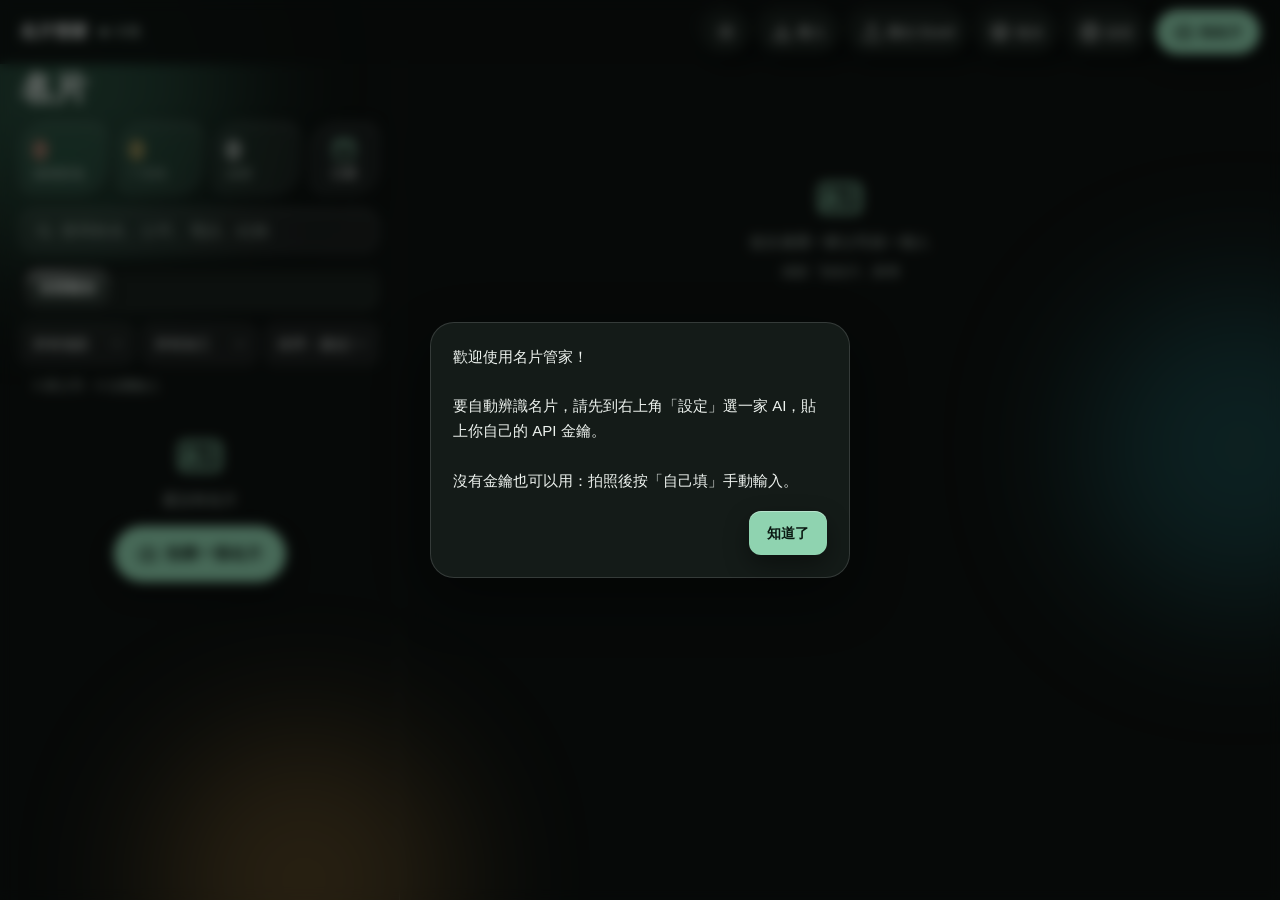
<file: index.html>
<!DOCTYPE html>
<html lang="zh-Hant">
<head>
<meta charset="UTF-8">
<meta name="viewport" content="width=device-width, initial-scale=1, viewport-fit=cover">
<title>名片管家</title>
<meta name="theme-color" content="#0D1210">
<meta name="apple-mobile-web-app-capable" content="yes">
<meta name="mobile-web-app-capable" content="yes">
<meta name="apple-mobile-web-app-status-bar-style" content="black-translucent">
<meta name="apple-mobile-web-app-title" content="名片管家">
<link rel="manifest" href="manifest.webmanifest">
<link rel="apple-touch-icon" href="apple-touch-icon.png">
<link rel="icon" type="image/png" href="icon-192.png">
<script>try{document.documentElement.dataset.theme=localStorage.getItem('mpgj.theme')==='light'?'light':'dark';if(document.documentElement.dataset.theme==='light')document.querySelector('meta[name=theme-color]').content='#EDF1EC'}catch(_){document.documentElement.dataset.theme='dark'}</script>
<script src="xlsx.full.min.js" defer></script>
<link rel="stylesheet" href="style.css">
</head>
<body>

<div class="aurora" aria-hidden="true"><i></i><i></i><i></i></div>
<header>
  <h1><span class="ttl">名片管家</span><span class="sync" id="syncBadge" role="button" tabindex="0" aria-label="同步狀態"><span class="dot"></span><span class="stx">本機</span></span></h1>
  <button class="hbtn" id="bTheme" aria-label="切換成亮色" title="切換成亮色"><i data-ic="sun"></i></button>
  <button class="hbtn" id="bImport" title="匯入" aria-label="匯入"><i data-ic="imp"></i><span class="tx">匯入</span></button>
  <button class="hbtn" id="bExport" title="匯出" aria-label="匯出"><i data-ic="exp"></i><span class="tx">匯出 Excel</span></button>
  <button class="hbtn" id="bBatch" title="一次匯入多張名片照片" aria-label="批次辨識"><i data-ic="layers"></i><span class="tx">批次</span></button>
  <button class="hbtn" id="bSettings" title="設定" aria-label="設定"><i data-ic="gear"></i><span class="tx">設定</span></button>
  <button class="hbtn pri" id="bScan" aria-label="拍名片"><i data-ic="cam"></i><span class="tx">拍名片</span></button>
</header>

<div class="wrap">
  <aside class="side">
    <h2 class="lgt">名片</h2>
    <div class="notice" id="notice" hidden></div>
    <div class="banner">
      <button class="od glass" data-f="overdue"><b id="nOd">0</b>逾期跟進</button>
      <button class="wk glass" data-f="week"><b id="nWk">0</b>7 天內</button>
      <button class="tot glass" data-f="all"><b id="nAll">0</b>全部</button>
      <button class="cal glass" id="bCal" aria-label="日曆：生日、保險到期、跟進" title="日曆：生日、保險到期、跟進"><i data-ic="cal"></i>日曆</button>
    </div>
    <div class="filters">
      <div class="srow"><span class="sbox"><input class="search" id="q" type="search" placeholder="搜尋姓名、公司、電話、紀錄" aria-label="搜尋姓名、公司、電話、拜訪內容"><button type="button" class="qclr" id="qClr" aria-label="清除搜尋文字" title="清除" hidden><i data-ic="x"></i></button></span><button class="nb fbtn" id="bFilter" aria-label="篩選與排序" aria-expanded="false" title="篩選與排序"><i data-ic="sliders"></i><span class="fdot"></span></button></div>
      <div class="chips" id="catChips"></div>
      <div class="chips inschips" id="insRow" hidden></div>
      <div class="frow">
        <select id="fRegion"><option value="">所有地區</option></select>
        <select id="fProc"><option value="">所有加工</option></select>
        <select id="fSort">
          <option value="updated" selected>排序：最近更新</option>
          <option value="follow">排序：下次跟進</option>
          <option value="company">排序：公司</option>
          <option value="name">排序：姓名</option>
        </select>
      </div>
    </div>
    <div class="count" id="count"></div>
    <div class="list" id="list"></div>
  </aside>
  <main class="main" id="main"></main>
</div>

<!-- scan modal -->
<div class="modal" id="mScan">
  <div class="mbox" style="max-width:560px">
    <div class="mhead"><h2>拍名片</h2><button class="btn" data-close aria-label="關閉"><i data-ic="x"></i></button></div>
    <div class="mbody">
      <div class="pbox" id="scanSlots">
        <div class="pslot" data-side="front"><div class="pv" data-pick><span class="ic"><i data-ic="cam"></i></span>正面<br><small>點這裡拍照</small></div><div class="pb"><button type="button" class="btn sm" data-crop><i data-ic="crop"></i>裁切</button><button type="button" class="btn sm" data-rot aria-label="順時針轉 90 度" title="順時針轉 90 度"><i data-ic="rot"></i></button><button type="button" class="btn sm danger" data-clear>移除</button></div></div>
        <div class="pslot" data-side="back"><div class="pv" data-pick><span class="ic"><i data-ic="plus"></i></span>背面（選填）<br><small>有英文或其他資料再拍</small></div><div class="pb"><button type="button" class="btn sm" data-crop><i data-ic="crop"></i>裁切</button><button type="button" class="btn sm" data-rot aria-label="順時針轉 90 度" title="順時針轉 90 度"><i data-ic="rot"></i></button><button type="button" class="btn sm danger" data-clear>移除</button></div></div>
      </div>
      <div class="note" id="scanTip">拍照小技巧：名片放在深色桌面、拍正一點、避開反光，字會辨識得更準。</div>
      <div class="status" id="scanStatus" hidden><div class="spin"></div><div style="flex:1" id="scanStatusTx">Claude 正在讀名片…</div><button class="btn sm" id="scanStop">停止</button></div>
    </div>
    <div class="mfoot">
      <button class="btn" id="scanManual">自己填</button>
      <button class="btn pri" id="scanGo" disabled>自動辨識</button>
    </div>
  </div>
</div>

<!-- settings modal -->
<div class="modal" id="mSettings">
  <div class="mbox" style="max-width:600px">
    <div class="mhead"><h2>設定</h2><button class="btn" data-close aria-label="關閉"><i data-ic="x"></i></button></div>
    <div class="mbody">
      <div style="text-align:right;margin:-4px 0 6px" id="helpLink"><a href="help.html" target="_blank" rel="noopener">使用說明（安裝、申請金鑰、備份）</a></div>
      <div id="aiSec">
      <div class="sec" style="border:0;padding:0;margin-bottom:10px">名片辨識用的 AI</div>
      <div class="checks" id="sProv">
        <label><input type="radio" name="prov" value="claude">Claude（Anthropic）</label>
        <label><input type="radio" name="prov" value="openai">ChatGPT（OpenAI）</label>
        <label><input type="radio" name="prov" value="gemini">Gemini（Google）</label>
      </div>
      <label class="f" style="margin-top:14px"><span>API 金鑰</span>
        <div style="display:flex;gap:6px"><input type="password" id="sKey" autocomplete="off" autocapitalize="off" spellcheck="false" placeholder="貼上你的 API 金鑰"><button type="button" class="btn" id="sShow" aria-label="顯示金鑰"><i data-ic="eye"></i></button></div>
      </label>
      <div style="font-size:13px;margin-top:6px" id="sKeyLink"></div>
      <label class="f" style="margin-top:12px"><span>模型名稱（預設是輕量模型，通常不用改）</span><input type="text" id="sModel" list="dlModels" autocapitalize="off" spellcheck="false"></label>
      <datalist id="dlModels"></datalist>
      <div style="display:flex;gap:8px;margin-top:14px;align-items:center;flex-wrap:wrap">
        <button class="btn" id="sTest">測試連線</button><span id="sTestRes" style="font-size:13.5px"></span>
      </div>
      <div class="note">金鑰只存在<b>這台裝置</b>上。辨識名片時，照片會直接傳給你選的 AI 公司，不會經過其他地方。<br>辨識費用由 AI 公司依用量向你收取，一張名片通常只要很少的費用。</div>
      </div>
      <div id="syncSec">
      <div class="sec" style="margin-top:18px">手機和電腦同步（Google 雲端硬碟）</div>
      <div id="syncBox" style="font-size:14px;line-height:1.8;margin-top:10px"></div>
      <div class="note">資料會存在<b>你自己的 Google 雲端硬碟</b>裡一個 App 專用的隱藏資料夾。這個 App 只能存取那個資料夾，看不到你雲端硬碟裡的其他檔案；其他人（包括 App 的作者）也看不到你的資料。<br>在每台裝置都用<b>同一個 Google 帳號</b>連結，資料就會自動同步。</div>
      </div>
      <div class="sec" style="margin-top:18px">資料與備份</div>
      <div style="font-size:14px;line-height:1.8;margin-top:10px">資料全部存在這台裝置。<br>上次完整備份：<b id="sLastBackup">從未備份</b><br><span id="sStorage" style="color:var(--sub);font-size:13px"></span></div>
      <div class="note">換手機、刪掉 App 或清除 Safari 資料，名片都會一起不見。請每個月用「匯出 → 完整備份」存一份到「檔案」或 iCloud。</div>
      <div style="text-align:center;margin-top:14px"><button type="button" class="btn sm" id="sLog">版本 <span id="sVer"></span>・更新紀錄</button></div>
    </div>
    <div class="mfoot"><button class="btn" data-close>取消</button><button class="btn pri" id="sSave">儲存設定</button></div>
  </div>
</div>

<!-- 自訂選項（類別、狀態、加工類型…）-->
<div class="modal" id="mOpt">
  <div class="mbox" style="max-width:540px">
    <div class="mhead"><h2 id="oTitle">編輯選項</h2><button class="btn" data-close aria-label="關閉"><i data-ic="x"></i></button></div>
    <div class="mbody">
      <div class="oadd"><input type="text" id="oNew" placeholder="輸入新的選項" enterkeyhint="done"><button type="button" class="btn pri" id="oAdd"><i data-ic="plus"></i>新增</button></div>
      <div class="opal" id="oNewPal" hidden></div>
      <div class="olist" id="oList"></div>
      <div class="note" id="oNote"></div>
    </div>
    <div class="mfoot"><button class="btn" data-close>取消</button><button class="btn pri" id="oSave">完成</button></div>
  </div>
</div>

<!-- 調整名片範圍（拖四個角） -->
<div class="modal" id="mCrop">
  <div class="mbox" style="max-width:640px">
    <div class="mhead"><h2>調整名片範圍</h2><button class="btn" data-close aria-label="關閉"><i data-ic="x"></i></button></div>
    <div class="mbody">
      <div class="cropwrap"><div class="cropbox" id="cropBox"><img id="cropImg" alt="名片原始照片" draggable="false"><svg id="cropSvg" preserveAspectRatio="none"></svg>
        <span class="ch" data-i="0"></span><span class="ch" data-i="1"></span><span class="ch" data-i="2"></span><span class="ch" data-i="3"></span><div class="loupe" id="cropLoupe" hidden></div></div></div>
      <div class="note">把四個圓點拖到名片的四個角，按「完成」就會裁掉名片以外的部分，並把名片拉正。黃色的邊（標「上」）是名片的上緣，方向不對就按「轉向」。<br>小提示：名片放在深色、素色的桌面上拍，「自動找」會比較準。</div>
    </div>
    <div class="mfoot"><button class="btn" id="cropFull">整張</button><button class="btn" id="cropRot" aria-label="換方向" title="換方向：黃色的邊是名片的上緣"><i data-ic="rot"></i>轉向</button><button class="btn" id="cropAuto"><i data-ic="spark"></i>自動找</button><span style="flex:1"></span><button class="btn pri" id="cropOk"><i data-ic="check"></i>完成</button></div>
  </div>
</div>

<!-- 日曆：生日、保險到期、跟進 -->
<div class="modal" id="mCal">
  <div class="mbox calbox" style="max-width:640px">
    <div class="mhead"><h2>日曆</h2><button class="btn sm" id="calToday">今天</button><button class="btn" data-close aria-label="關閉"><i data-ic="x"></i></button></div>
    <div class="caltypes" id="calTypes"></div>
    <div class="calweek"><span>日</span><span>一</span><span>二</span><span>三</span><span>四</span><span>五</span><span>六</span></div>
    <div class="mbody calscroll" id="calScroll"><div id="calMonths"></div></div>
    <div class="calday" id="calDay"></div>
  </div>
</div>

<!-- changelog modal -->
<div class="modal" id="mLog">
  <div class="mbox" style="max-width:560px">
    <div class="mhead"><h2>更新紀錄</h2><button class="btn" data-close aria-label="關閉"><i data-ic="x"></i></button></div>
    <div class="mbody" id="logBody"></div>
  </div>
</div>

<!-- batch modal -->
<div class="modal" id="mBatch">
  <div class="mbox wide">
    <div class="mhead"><h2>批次辨識名片</h2><button class="btn" data-close aria-label="關閉"><i data-ic="x"></i></button></div>
    <div class="mbody">
      <div class="bbar">
        <label class="f"><span>類別（套用到全部）</span><select id="bCat"><option value="">（不設定）</option></select></label>
        <label class="f" style="min-width:220px"><span>認識情境（套用到全部）</span><input type="text" id="bMet" placeholder="例：2026/11 台中工具機展"></label>
        <div class="bprog"><span id="bProgTx">把名片照片拖進來，或按右邊的按鈕選照片</span><div class="bar"><i id="bProgBar"></i></div></div>
        <button class="btn" id="bAddMore">加入照片</button>
        <button class="btn" id="bStop" hidden>停止辨識</button>
      </div>
      <div class="btable"><table><thead><tr>
        <th><input type="checkbox" id="bAll" checked title="全選"></th><th>照片</th><th>狀態</th><th>姓名</th><th>英文名</th><th>公司</th><th>統一編號</th><th>職稱</th><th>手機</th><th>公司電話</th><th>Email</th><th>地址</th>
      </tr></thead><tbody id="bBody"></tbody></table></div>
      <div class="note">黃色格子是 Claude 比較不確定的地方，請對照照片看一下。標示「可能重複」的名片預設不勾選。部門、傳真、網站、地區也會一起存，存好後可以在名片裡修改。</div>
    </div>
    <div class="mfoot">
      <span style="flex:1;font-size:13px;color:var(--sub);align-self:center" id="bSel"></span>
      <button class="btn" data-close>取消</button>
      <button class="btn pri" id="bSave" disabled>儲存勾選的名片</button>
    </div>
  </div>
</div>
<input type="file" id="batchInput" accept="image/*" multiple hidden>
<div class="drop" id="drop"><div>放開就開始批次辨識<br><small style="font-weight:400;color:var(--sub)">每張照片當作一張名片（正面）</small></div></div>

<!-- edit modal -->
<div class="modal" id="mEdit">
  <div class="mbox">
    <div class="mhead"><h2 id="eTitle">新增名片</h2><button class="btn" data-close aria-label="關閉"><i data-ic="x"></i></button></div>
    <div class="mbody">
      <div class="fgrid" id="eForm">
        <div class="aiNote" id="aiNote" hidden></div>
        <div class="sec" data-m="p">名片照片</div>
        <div class="full pbox" id="editSlots" data-m="p">
          <div class="pslot" data-side="front"><div class="pv" data-pick><span class="ic"><i data-ic="cam"></i></span>正面</div><div class="pb"><button type="button" class="btn sm" data-crop><i data-ic="crop"></i>裁切</button><button type="button" class="btn sm" data-rot aria-label="順時針轉 90 度" title="順時針轉 90 度"><i data-ic="rot"></i></button><button type="button" class="btn sm danger" data-clear>移除</button></div></div>
          <div class="pslot" data-side="back"><div class="pv" data-pick><span class="ic"><i data-ic="plus"></i></span>背面（選填）</div><div class="pb"><button type="button" class="btn sm" data-crop><i data-ic="crop"></i>裁切</button><button type="button" class="btn sm" data-rot aria-label="順時針轉 90 度" title="順時針轉 90 度"><i data-ic="rot"></i></button><button type="button" class="btn sm danger" data-clear>移除</button></div></div>
        </div>

        <div class="full" id="eAi" data-m="p"><button type="button" class="btn sm" id="eAiGo" hidden><i data-ic="spark"></i>用 AI 讀這張名片，補資料</button><div class="status" id="eAiStatus" hidden><div class="spin"></div><div style="flex:1" id="eAiTx"></div><button type="button" class="btn sm" id="eAiStop">停止</button></div><div id="eAiCmp" hidden></div></div>

        <div class="sec" id="eBasic">基本資料</div>
        <label class="f" data-k="name" data-m="p"><span>姓名 *</span><input type="text" name="name" placeholder="還不知道窗口？留空只建立公司"></label>
        <label class="f" data-k="nameEn" data-m="p"><span>英文名</span><input type="text" name="nameEn"></label>
        <label class="f" data-k="company"><span id="eCoLbl">公司</span><input type="text" name="company" list="dlCompany"></label>
        <label class="f" data-k="taxId"><span>統一編號</span><input type="text" name="taxId" inputmode="numeric" maxlength="8" placeholder="8 位數字"></label>
        <label class="f" data-k="title" data-m="p"><span>職稱</span><input type="text" name="title"></label>
        <label class="f" data-k="dept" data-m="p"><span>部門</span><input type="text" name="dept"></label>
        <div class="f full" data-k="birthday" data-m="p"><span class="fl">生日（年份可以不填）</span><div class="bdrow"><select id="eBdM" aria-label="生日：月"></select><select id="eBdD" aria-label="生日：日"></select><input type="text" id="eBdY" inputmode="numeric" maxlength="4" placeholder="年（可不填）" aria-label="生日：年（可不填，民國年也可以）"></div></div>

        <div class="sec">聯絡方式</div>
        <label class="f" data-k="mobile" data-m="p"><span>手機</span><input type="tel" name="mobile"></label>
        <label class="f" data-k="phone"><span id="ePhLbl">公司電話（含分機）</span><input type="tel" name="phone" placeholder="例：04-2359-1234 #101"></label>
        <label class="f" data-k="email" data-m="p"><span>Email</span><input type="email" name="email" autocapitalize="off"></label>
        <label class="f" data-k="fax"><span>傳真</span><input type="tel" name="fax"></label>
        <label class="f full" data-k="address"><span>地址（主要）</span><input type="text" name="address"></label>
        <div class="f full"><div class="addrs" id="eAddrs"></div><button type="button" class="btn sm" id="eAddAddr" style="margin-top:8px;align-self:flex-start">新增其他地址（廠區、分公司…）</button></div>
        <label class="f" data-k="region"><span>地區</span><select name="region"></select></label>
        <label class="f" data-k="website"><span>網站／LINE ID</span><input type="text" name="website" autocapitalize="off"></label>

        <div class="sec">分類</div>
        <div class="full ehint" id="eHint" hidden></div>
        <div class="f full"><label class="f"><span id="eCatLbl">類別</span></label><div class="checks" id="eCat"></div></div>
        <div class="f full" data-m="c" data-noins><label class="f"><span>狀態</span></label><div class="checks" id="eStatus"></div></div>
        <div class="f full" data-m="c" data-noins><label class="f"><span>加工類型（可複選）</span></label><div class="checks" id="eProc"></div></div>
        <div class="sec" data-ins hidden>車輛與保險</div>
        <div class="f full" data-ins hidden><div class="cars" id="eCars"></div><button type="button" class="btn sm" id="eAddCar" style="margin-top:4px;align-self:flex-start"><i data-ic="plus"></i>新增一台車</button><small style="color:var(--sub);font-size:12.5px">車牌打小寫會自動變大寫；填了保險到期日，就能在清單篩選快到期的人，日曆上也看得到。</small></div>
        <label class="f full" data-m="c" data-noins><span>目前使用的刀具品牌</span><input type="text" name="brands" list="dlBrands" placeholder="例：Sandvik、Mitsubishi"></label>

        <div class="sec" id="eFollowSec">認識情境與跟進</div>
        <label class="f" data-m="p"><span>在哪裡／怎麼認識</span><input type="text" name="metAt" placeholder="例：2026/10 台中工具機展"></label>
        <label class="f" data-m="c"><span>下次跟進日期與時間</span><span class="dt"><input type="date" name="nextFollow"><input type="time" step="1800" name="followTime" aria-label="跟進時間（可不填）"></span></label>
        <label class="f full" data-m="o"><span>其他名稱（合併來的、舊名、簡稱，用頓號分開）</span><input type="text" name="aka" placeholder="例：永興機械台中廠、永興"></label>
        <div class="f full" data-m="o" id="eMergeBox"><button type="button" class="btn sm" id="eMerge" style="align-self:flex-start">合併到另一家公司…</button><small style="color:var(--sub);font-size:12.5px">發現兩家其實是同一家時用。這家的聯絡人和拜訪紀錄會搬過去，名字會留在「其他名稱」。</small></div>
        <label class="f full"><span>備註</span><textarea name="notes" placeholder="例：主要做鋁件 CNC，在找耐用的銑刀片"></textarea></label>
      </div>
    </div>
    <div class="mfoot">
      <button class="btn" data-close>取消</button>
      <button class="btn pri" id="eSave">儲存</button>
    </div>
  </div>
</div>

<!-- visit record page -->
<div class="modal" id="mVisit">
  <div class="mbox" style="max-width:640px">
    <div class="mhead"><h2 id="vTitle">新增紀錄</h2><button class="btn" data-close aria-label="關閉"><i data-ic="x"></i></button></div>
    <div class="mbody">
      <div class="draftbar" id="vDraft" hidden><span class="dic"><i data-ic="note"></i></span><span id="vDraftTx">已自動保存草稿</span><span class="sp"></span><button type="button" class="btn sm" id="vDraftClr" aria-label="清除草稿"><i data-ic="x"></i>清除草稿</button></div>
      <div class="fgrid">
        <label class="f"><span>日期</span><input type="date" id="vDate"></label>
        <label class="f"><span>類型</span><select id="vType"></select></label>
        <div class="f full" id="vWhoBox" hidden><span class="fl">窗口（這次跟誰聯絡，可複選）</span><div class="checks" id="vWho"></div><input type="text" id="vOther" placeholder="其他人（沒有名片的，例：現場師傅老陳）" style="margin-top:8px"></div>
        <div class="full" id="vTrial" hidden>
          <div class="sec" style="border-top:0;padding-top:4px;margin-bottom:10px">試刀資料</div>
          <div class="fgrid">
            <label class="f"><span>工件材質</span><input type="text" id="tMat" list="dlMat" placeholder="例：S45C"></label>
            <label class="f"><span>加工方式</span><select id="tProc"></select></label>
            <label class="f full"><span>客戶訴求</span><input type="text" id="tReq" placeholder="例：Ra0.4 以下、抗拉強度提升 10%、壽命要到 200 件"></label>
            <label class="f"><span>對照刀具（原本用的）</span><input type="text" id="tRef" placeholder="例：S 牌 GC4325"></label>
            <label class="f"><span>對照刀具壽命</span><input type="text" id="tRefLife" placeholder="例：90 件"></label>
          </div>
          <div class="runs" id="tRuns"></div>
          <button type="button" class="btn addrun" id="tAddRun"><i data-ic="plus"></i>新增一組條件</button>
          <label class="f" style="margin-top:14px"><span>表面、切屑、聲音等觀察</span><input type="text" id="tSurf" placeholder="例：切屑斷得好，表面粗糙度改善"></label>
        </div>
        <label class="f full"><span id="vContentLbl">內容</span><textarea id="vContent" class="grow"></textarea></label>
        <label class="f"><span>下一步</span><input type="text" id="vNext" placeholder="例：寄報價、安排第二次試刀"></label>
        <label class="f"><span>下次跟進日期與時間</span><span class="dt"><input type="date" id="vFollow"><input type="time" step="1800" id="vFollowT" aria-label="跟進時間（可不填）"></span></label>
        <div class="f full"><span class="fl">照片</span><div class="vph" id="vPend"></div></div>
      </div>
    </div>
    <div class="mfoot"><button class="btn" data-close>關閉</button><button class="btn pri" id="vSave"><i data-ic="check"></i>儲存紀錄</button></div>
  </div>
</div>
<datalist id="dlMat"></datalist>

<!-- merge companies -->
<div class="modal" id="mMerge">
  <div class="mbox" style="max-width:520px">
    <div class="mhead"><h2>合併到哪一家？</h2><button class="btn" data-close aria-label="關閉"><i data-ic="x"></i></button></div>
    <div class="mbody"><input type="search" class="search" id="mgQ" placeholder="搜尋公司" style="width:100%;margin-bottom:10px"><div class="shopt" id="mgList"></div></div>
    <div class="mfoot"><button class="btn" data-close>取消</button></div>
  </div>
</div>

<!-- export modal -->
<div class="modal" id="mExport">
  <div class="mbox" style="max-width:560px">
    <div class="mhead"><h2>匯出</h2><button class="btn" data-close aria-label="關閉"><i data-ic="x"></i></button></div>
    <div class="mbody">
      <label class="f" style="margin-bottom:12px"><span>匯出範圍</span>
        <select id="xScope"><option value="all">全部名片</option><option value="filtered">只匯出目前清單（套用搜尋／篩選）</option></select>
      </label>
      <div class="menu" id="xMenu">
        <button class="opt" id="xReport"><span class="ic"><i data-ic="list"></i></span><span><b>工作報告（給老闆看）</b><small>選一段期間，整理聯絡次數、試刀成果、每月次數和各客戶進展。可以複製、匯出 Excel，或請 AI 寫成報告。不含保險。</small></span></button>
        <button class="opt" data-x="xlsx"><span class="ic"><i data-ic="table"></i></span><span><b>Excel（給 Microsoft 365）</b><small>一個檔案三個工作表：「公司」、「聯絡人」和「拜訪紀錄」（含每次的窗口）。上傳到 OneDrive／SharePoint 就能跟同事共用。</small></span></button>
        <button class="opt" data-x="outlook"><span class="ic"><i data-ic="mail"></i></span><span><b>Outlook 聯絡人（CSV）</b><small>新版 Outlook／網頁版：左側「人員」→「匯入連絡人」→ 選這個檔案。</small></span></button>
        <button class="opt" data-x="json"><span class="ic"><i data-ic="save"></i></span><span><b>完整備份（.json，含照片）</b><small>資料只存在這台裝置，請每個月備份一次。iPhone 會跳出分享選單，選「儲存到檔案」。</small></span></button>
      </div>
      
    </div>
  </div>
</div>

<div class="modal" id="mReport">
  <div class="mbox" style="max-width:760px">
    <div class="mhead"><h2>工作報告</h2><button class="btn" data-close aria-label="關閉"><i data-ic="x"></i></button></div>
    <div class="mbody">
      <div class="chips" id="rpRanges" role="group" aria-label="報告期間"></div>
      <div class="rpcustom" id="rpCustom" hidden><label class="f"><span>從</span><input type="date" id="rpFrom"></label><label class="f"><span>到</span><input type="date" id="rpTo"></label></div>
      <div id="rpBody"></div>
    </div>
  </div>
</div>

<!-- import modal -->
<div class="modal" id="mImport">
  <div class="mbox" style="max-width:560px">
    <div class="mhead"><h2>匯入</h2><button class="btn" data-close aria-label="關閉"><i data-ic="x"></i></button></div>
    <div class="mbody">
      <div class="menu">
        <button class="opt" data-i="json"><span class="ic"><i data-ic="save"></i></span><span><b>從備份檔匯入（.json）</b><small>可以匯入這個 App 的備份、雲端版的「完整備份」或離線版的備份。已有的名片會更新，新的會加入，照片也會一起搬過來。</small></span></button>
        <button class="opt" data-i="csv"><span class="ic"><i data-ic="table"></i></span><span><b>從 Excel 匯入（.csv）</b><small>第一列要有「姓名」「公司」「手機」等欄位名稱（跟匯出的 Excel 一樣）。在 Excel 用「另存新檔 → CSV UTF-8」。</small></span></button>
      </div>
      <input type="file" id="importInput" hidden>
      <details style="margin-top:14px"><summary style="cursor:pointer;color:var(--red);font-size:13px">危險操作</summary>
        <div style="margin-top:10px"><button class="btn sm danger" id="wipe">清空所有名片</button></div>
      </details>
    </div>
  </div>
</div>

<div class="dlg" id="dlg"><div class="box"><div class="msg" id="dlgMsg"></div><textarea id="dlgText" hidden readonly></textarea><div class="bts"><button class="btn" id="dlgNo">取消</button><button class="btn pri" id="dlgYes">確定</button></div></div></div>
<div class="zoom" id="zoom"><img alt=""></div>
<div class="toast" id="toast"></div>
<input type="file" id="photoInput" accept="image/*" hidden>

<datalist id="dlCompany"></datalist>
<datalist id="dlAddrLabel"><option value="總公司"><option value="工廠"><option value="一廠"><option value="二廠"><option value="三廠"><option value="分公司"><option value="倉庫"><option value="研發中心"><option value="發票地址"><option value="送貨地址"></datalist>
<datalist id="dlBrands">
  <option value="Tungaloy"><option value="Sandvik"><option value="Mitsubishi"><option value="Kyocera"><option value="Sumitomo">
  <option value="Kennametal"><option value="Iscar"><option value="Seco"><option value="Walter"><option value="OSG"><option value="Taegutec"><option value="Korloy">
</datalist>

<script src="core.js"></script>
<script src="options.js"></script>
<script src="cardcrop.js"></script>
<script src="companies.js"></script>
<script src="forms.js"></script>
<script src="ai-scan.js"></script>
<script src="export.js"></script>
<script src="drive-sync.js"></script>
<script src="calendar.js"></script>
<script src="report.js"></script>
<script src="app.js"></script>
</body>
</html>
</file>
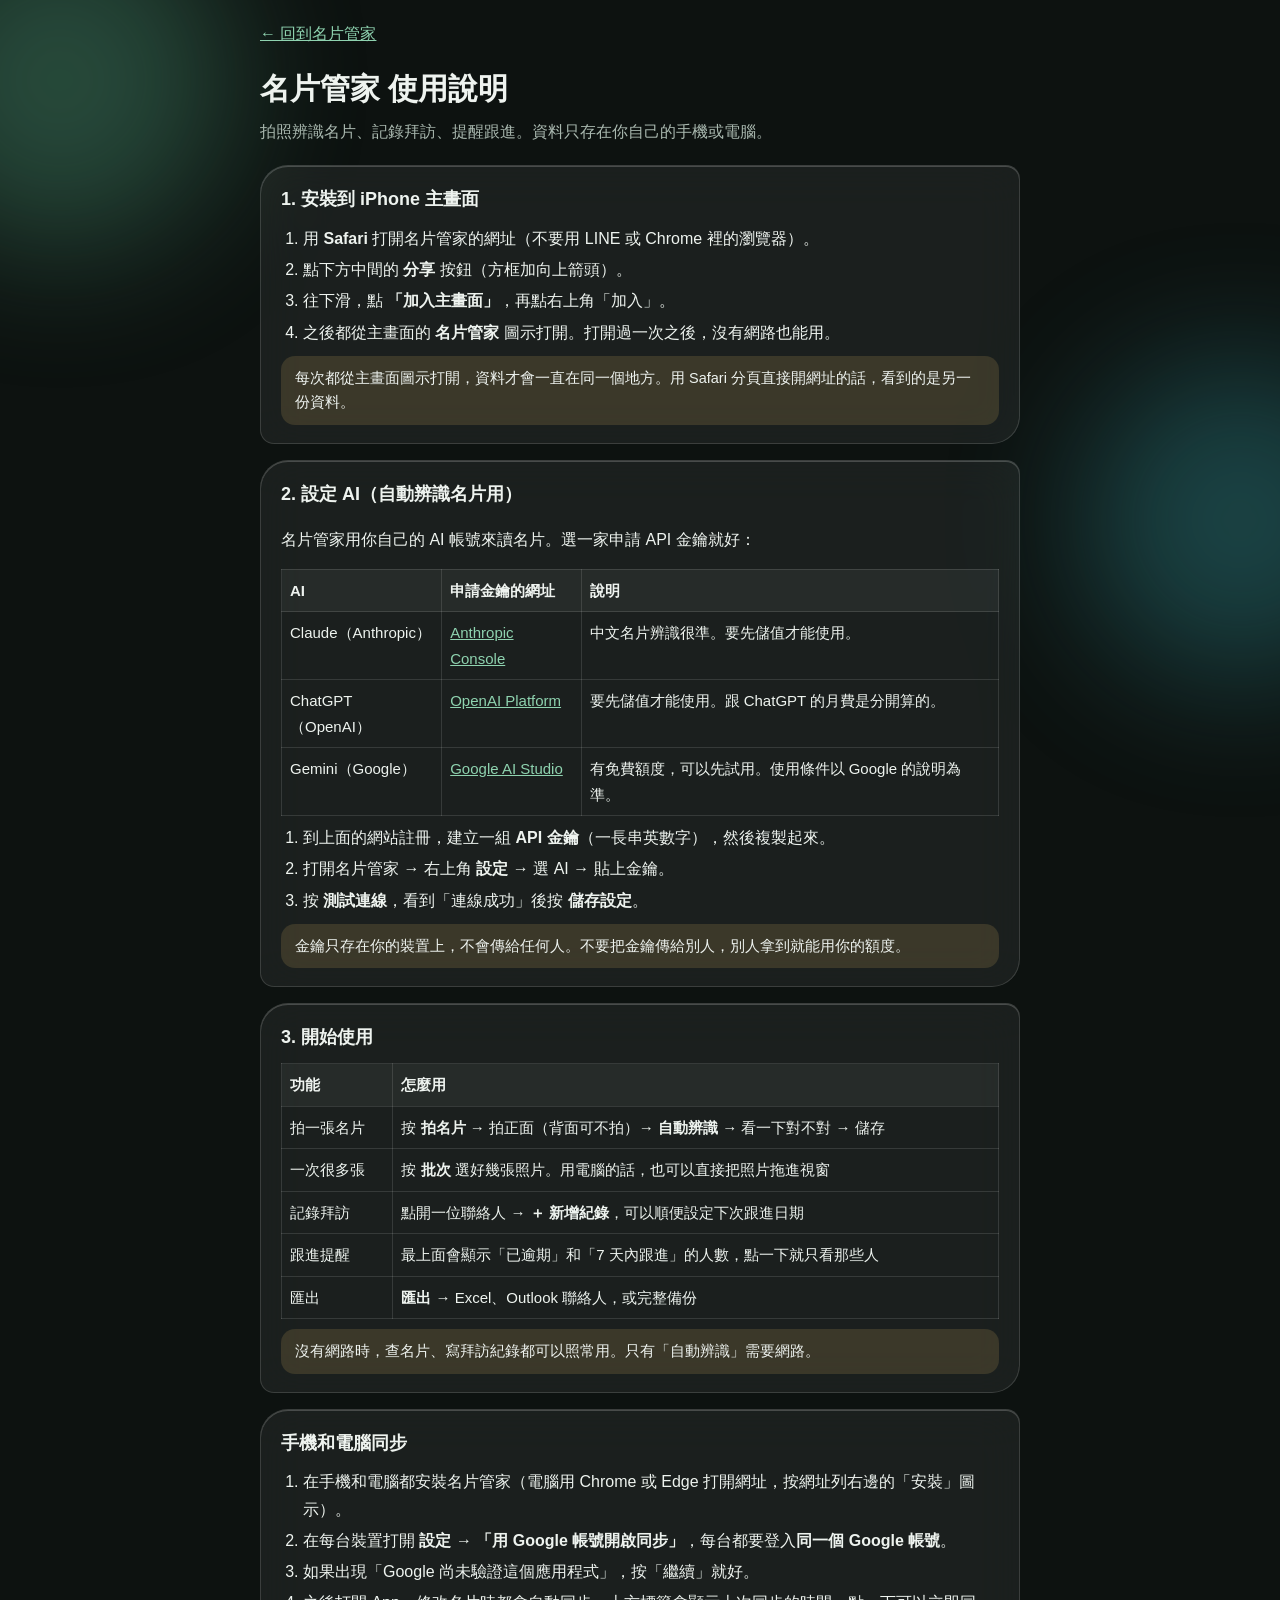
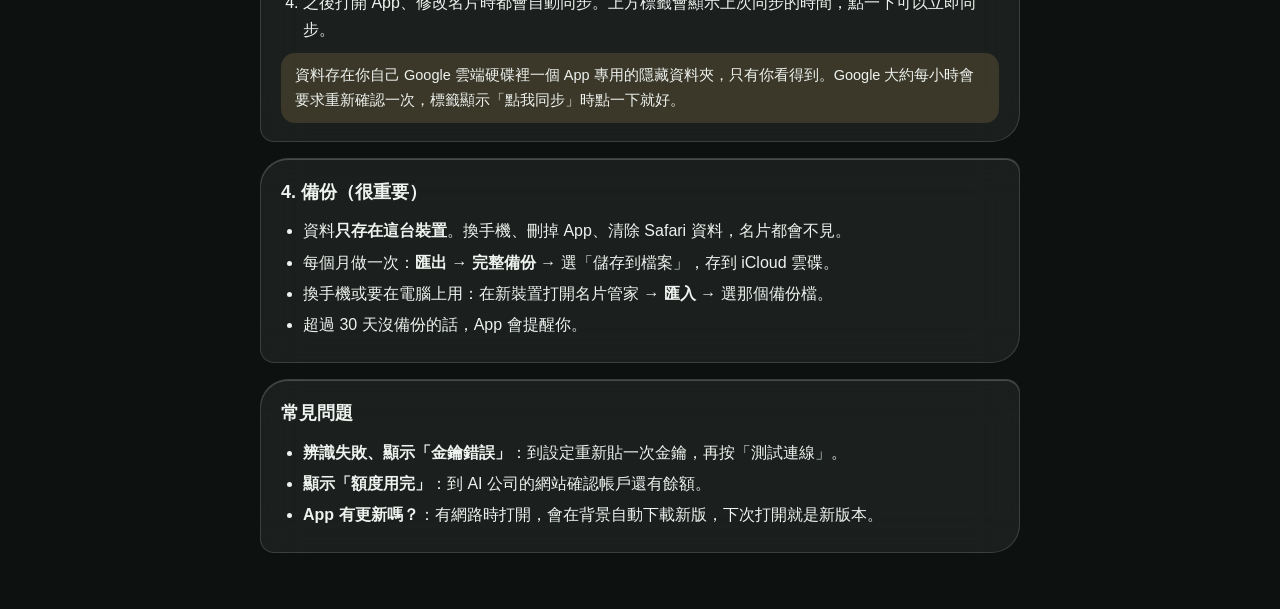
<file: help.html>
<!DOCTYPE html>
<html lang="zh-Hant">
<head>
<meta charset="UTF-8">
<meta name="viewport" content="width=device-width, initial-scale=1, viewport-fit=cover">
<title>名片管家 使用說明</title>
<link rel="icon" type="image/png" href="icon-192.png">
<script>try{document.documentElement.dataset.theme=localStorage.getItem('mpgj.theme')==='light'?'light':'dark'}catch(_){document.documentElement.dataset.theme='dark'}</script>
<style>
:root,:root[data-theme=dark]{color-scheme:dark;--bg:#0D1210;--ink:#EEF3EF;--sub:#A9B8AF;--pri:#8FD3B0;--glass:rgba(255,255,255,.06);--bd:rgba(255,255,255,.14);--hi:rgba(255,255,255,.2);--tip:rgba(242,196,109,.15);--line:rgba(255,255,255,.12);--th:rgba(255,255,255,.05);--b1:#4E9C7A;--b2:#2F8C93;--bo:.4}
:root[data-theme=light]{color-scheme:light;--bg:#EDF1EC;--ink:#15201A;--sub:#55655C;--pri:#2C7656;--glass:rgba(255,255,255,.6);--bd:rgba(255,255,255,.9);--hi:rgba(255,255,255,.95);--tip:rgba(196,140,30,.15);--line:rgba(21,32,26,.12);--th:rgba(21,32,26,.04);--b1:#9ED2B6;--b2:#8CCFD3;--bo:.6}
body{font-family:-apple-system,BlinkMacSystemFont,"SF Pro Text","PingFang TC","Noto Sans TC","Microsoft JhengHei",sans-serif;background:var(--bg);color:var(--ink);margin:0;line-height:1.7;font-size:16px}
body::before,body::after{content:"";position:fixed;border-radius:50%;filter:blur(70px);opacity:var(--bo);pointer-events:none;z-index:0}
body::before{width:340px;height:340px;left:-110px;top:-90px;background:var(--b1)}
body::after{width:320px;height:320px;right:-120px;top:40%;background:var(--b2)}
main{position:relative;z-index:1;max-width:760px;margin:0 auto;padding:20px 20px calc(40px + env(safe-area-inset-bottom))}
h1{font-size:30px;margin:8px 0 4px}
.sub{color:var(--sub);margin:0 0 20px}
section{background:var(--glass);border:1px solid var(--bd);box-shadow:inset 0 1px 0 var(--hi);backdrop-filter:blur(22px);-webkit-backdrop-filter:blur(22px);border-radius:28px 14px 28px 14px;padding:18px 20px;margin-bottom:16px}
h2{font-size:18px;margin:0 0 10px}
ol,ul{padding-left:22px;margin:6px 0}
li{margin:4px 0}
table{border-collapse:collapse;width:100%;font-size:15px;margin:8px 0}
th,td{border:1px solid var(--line);padding:8px;text-align:left;vertical-align:top}
th{background:var(--th)}
.tip{background:var(--tip);border-radius:14px;padding:10px 14px;font-size:14.5px;margin-top:10px}
a{color:var(--pri)}
.back{display:inline-block;margin-bottom:8px}
</style>
</head>
<body>
<main>
<a class="back" href="./">← 回到名片管家</a>
<h1>名片管家 使用說明</h1>
<p class="sub">拍照辨識名片、記錄拜訪、提醒跟進。資料只存在你自己的手機或電腦。</p>

<section>
<h2>1. 安裝到 iPhone 主畫面</h2>
<ol>
<li>用 <b>Safari</b> 打開名片管家的網址（不要用 LINE 或 Chrome 裡的瀏覽器）。</li>
<li>點下方中間的 <b>分享</b> 按鈕（方框加向上箭頭）。</li>
<li>往下滑，點 <b>「加入主畫面」</b>，再點右上角「加入」。</li>
<li>之後都從主畫面的 <b>名片管家</b> 圖示打開。打開過一次之後，沒有網路也能用。</li>
</ol>
<div class="tip">每次都從主畫面圖示打開，資料才會一直在同一個地方。用 Safari 分頁直接開網址的話，看到的是另一份資料。</div>
</section>

<section>
<h2>2. 設定 AI（自動辨識名片用）</h2>
<p>名片管家用你自己的 AI 帳號來讀名片。選一家申請 API 金鑰就好：</p>
<table>
<tr><th>AI</th><th>申請金鑰的網址</th><th>說明</th></tr>
<tr><td>Claude（Anthropic）</td><td><a href="https://console.anthropic.com/settings/keys" target="_blank" rel="noopener">Anthropic Console</a></td><td>中文名片辨識很準。要先儲值才能使用。</td></tr>
<tr><td>ChatGPT（OpenAI）</td><td><a href="https://platform.openai.com/api-keys" target="_blank" rel="noopener">OpenAI Platform</a></td><td>要先儲值才能使用。跟 ChatGPT 的月費是分開算的。</td></tr>
<tr><td>Gemini（Google）</td><td><a href="https://aistudio.google.com/apikey" target="_blank" rel="noopener">Google AI Studio</a></td><td>有免費額度，可以先試用。使用條件以 Google 的說明為準。</td></tr>
</table>
<ol>
<li>到上面的網站註冊，建立一組 <b>API 金鑰</b>（一長串英數字），然後複製起來。</li>
<li>打開名片管家 → 右上角 <b>設定</b> → 選 AI → 貼上金鑰。</li>
<li>按 <b>測試連線</b>，看到「連線成功」後按 <b>儲存設定</b>。</li>
</ol>
<div class="tip">金鑰只存在你的裝置上，不會傳給任何人。不要把金鑰傳給別人，別人拿到就能用你的額度。</div>
</section>

<section>
<h2>3. 開始使用</h2>
<table>
<tr><th>功能</th><th>怎麼用</th></tr>
<tr><td>拍一張名片</td><td>按 <b>拍名片</b> → 拍正面（背面可不拍）→ <b>自動辨識</b> → 看一下對不對 → 儲存</td></tr>
<tr><td>一次很多張</td><td>按 <b>批次</b> 選好幾張照片。用電腦的話，也可以直接把照片拖進視窗</td></tr>
<tr><td>記錄拜訪</td><td>點開一位聯絡人 → <b>＋ 新增紀錄</b>，可以順便設定下次跟進日期</td></tr>
<tr><td>跟進提醒</td><td>最上面會顯示「已逾期」和「7 天內跟進」的人數，點一下就只看那些人</td></tr>
<tr><td>匯出</td><td><b>匯出</b> → Excel、Outlook 聯絡人，或完整備份</td></tr>
</table>
<div class="tip">沒有網路時，查名片、寫拜訪紀錄都可以照常用。只有「自動辨識」需要網路。</div>
</section>

<section>
<h2>手機和電腦同步</h2>
<ol>
<li>在手機和電腦都安裝名片管家（電腦用 Chrome 或 Edge 打開網址，按網址列右邊的「安裝」圖示）。</li>
<li>在每台裝置打開 <b>設定</b> → <b>「用 Google 帳號開啟同步」</b>，每台都要登入<b>同一個 Google 帳號</b>。</li>
<li>如果出現「Google 尚未驗證這個應用程式」，按「繼續」就好。</li>
<li>之後打開 App、修改名片時都會自動同步。上方標籤會顯示上次同步的時間，點一下可以立即同步。</li>
</ol>
<div class="tip">資料存在你自己 Google 雲端硬碟裡一個 App 專用的隱藏資料夾，只有你看得到。Google 大約每小時會要求重新確認一次，標籤顯示「點我同步」時點一下就好。</div>
</section>

<section>
<h2>4. 備份（很重要）</h2>
<ul>
<li>資料<b>只存在這台裝置</b>。換手機、刪掉 App、清除 Safari 資料，名片都會不見。</li>
<li>每個月做一次：<b>匯出 → 完整備份</b> → 選「儲存到檔案」，存到 iCloud 雲碟。</li>
<li>換手機或要在電腦上用：在新裝置打開名片管家 → <b>匯入</b> → 選那個備份檔。</li>
<li>超過 30 天沒備份的話，App 會提醒你。</li>
</ul>
</section>

<section>
<h2>常見問題</h2>
<ul>
<li><b>辨識失敗、顯示「金鑰錯誤」</b>：到設定重新貼一次金鑰，再按「測試連線」。</li>
<li><b>顯示「額度用完」</b>：到 AI 公司的網站確認帳戶還有餘額。</li>
<li><b>App 有更新嗎？</b>：有網路時打開，會在背景自動下載新版，下次打開就是新版本。</li>
</ul>
</section>
</main>
</body>
</html>
</file>
<file: style.css>
/* ===== 森霧 Forest Mist ===== */
:root{--r:20px;--orr:28px 14px 28px 14px;--orrs:14px 7px 14px 7px}
:root,:root[data-theme=dark]{color-scheme:dark;
  --bg:#0D1210;--ink:#EEF3EF;--sub:#A9B8AF;--line:rgba(255,255,255,.13);--sep:rgba(255,255,255,.09);
  --pri:#8FD3B0;--onpri:#0B1812;--pri-soft:rgba(143,211,176,.15);
  --red:#FF9585;--red-soft:rgba(255,149,133,.15);--org:#F2C46D;--org-soft:rgba(242,196,109,.15);
  --grn:#8FD3B0;--grn-soft:rgba(143,211,176,.15);--lag:#7CCFD6;--lag-soft:rgba(124,207,214,.15);--warn:rgba(242,196,109,.16);
  --card:rgba(255,255,255,.06);--glass:rgba(255,255,255,.06);--glassbd:rgba(255,255,255,.14);--hi:rgba(255,255,255,.2);
  --field:rgba(255,255,255,.06);--chip:rgba(255,255,255,.08);--sheet:rgba(22,29,26,.94);--hdr:rgba(13,18,16,.92);
  --neu:#18201C;--neush:6px 6px 14px rgba(0,0,0,.6),-5px -5px 12px rgba(255,255,255,.045);--neuin:inset 4px 4px 9px rgba(0,0,0,.6),inset -3px -3px 8px rgba(255,255,255,.05);
  --fabsh:0 10px 24px rgba(0,0,0,.4),inset 0 1px 0 rgba(255,255,255,.35);
  --b1:#4E9C7A;--b2:#2F8C93;--b3:#B98A45;--bo:.4;--toast:#EEF3EF;--ontoast:#0D1210;
  --searchic:url("data:image/svg+xml,%3Csvg xmlns='http://www.w3.org/2000/svg' width='18' height='18' viewBox='0 0 24 24' fill='none' stroke='%23A9B8AF' stroke-width='1.8' stroke-linecap='round'%3E%3Ccircle cx='11' cy='11' r='7'/%3E%3Cpath d='M21 21l-4.3-4.3'/%3E%3C/svg%3E");
  --selic:url("data:image/svg+xml,%3Csvg xmlns='http://www.w3.org/2000/svg' width='14' height='14' viewBox='0 0 24 24' fill='none' stroke='%23A9B8AF' stroke-width='2' stroke-linecap='round'%3E%3Cpath d='M6 9l6 6 6-6'/%3E%3C/svg%3E")}
:root[data-theme=light]{color-scheme:light;
  --bg:#EDF1EC;--ink:#15201A;--sub:#55655C;--line:rgba(21,32,26,.14);--sep:rgba(21,32,26,.08);
  --pri:#2C7656;--onpri:#FFFFFF;--pri-soft:rgba(44,118,86,.12);
  --red:#B4372B;--red-soft:rgba(180,55,43,.1);--org:#8A5A06;--org-soft:rgba(196,140,30,.15);
  --grn:#2C7656;--grn-soft:rgba(44,118,86,.12);--lag:#1F6E74;--lag-soft:rgba(31,110,116,.12);--warn:rgba(240,190,80,.25);
  --card:rgba(255,255,255,.55);--glass:rgba(255,255,255,.55);--glassbd:rgba(255,255,255,.9);--hi:rgba(255,255,255,.95);
  --field:rgba(255,255,255,.7);--chip:rgba(21,32,26,.06);--sheet:rgba(243,246,242,.96);--hdr:rgba(237,241,236,.94);
  --neu:#EDF1EC;--neush:6px 6px 14px #CDD5CF,-6px -6px 14px #FFFFFF;--neuin:inset 4px 4px 9px #CDD5CF,inset -4px -4px 9px #FFFFFF;
  --fabsh:0 10px 22px rgba(44,118,86,.3),inset 0 1px 0 rgba(255,255,255,.35);
  --b1:#9ED2B6;--b2:#8CCFD3;--b3:#EBCB93;--bo:.6;--toast:#15201A;--ontoast:#EEF3EF;
  --searchic:url("data:image/svg+xml,%3Csvg xmlns='http://www.w3.org/2000/svg' width='18' height='18' viewBox='0 0 24 24' fill='none' stroke='%2355655C' stroke-width='1.8' stroke-linecap='round'%3E%3Ccircle cx='11' cy='11' r='7'/%3E%3Cpath d='M21 21l-4.3-4.3'/%3E%3C/svg%3E");
  --selic:url("data:image/svg+xml,%3Csvg xmlns='http://www.w3.org/2000/svg' width='14' height='14' viewBox='0 0 24 24' fill='none' stroke='%2355655C' stroke-width='2' stroke-linecap='round'%3E%3Cpath d='M6 9l6 6 6-6'/%3E%3C/svg%3E")}
*{box-sizing:border-box}
html,body{margin:0;height:100%}
body{font-family:-apple-system,BlinkMacSystemFont,"SF Pro Text","PingFang TC","Noto Sans TC","Microsoft JhengHei","Segoe UI",sans-serif;background:var(--bg);color:var(--ink);font-size:15px;line-height:1.45;-webkit-text-size-adjust:100%;-webkit-tap-highlight-color:transparent}
button,input,select,textarea{font:inherit;color:inherit}
button{cursor:pointer}
a{color:var(--pri)}
[hidden]{display:none!important}
svg.i{width:20px;height:20px;flex:none;display:block}
:focus-visible{outline:2px solid var(--pri);outline-offset:2px}
@media (prefers-reduced-motion:reduce){*{transition:none!important;animation:none!important}}

.aurora{position:fixed;inset:0;pointer-events:none;z-index:0;overflow:hidden}
.aurora i{position:absolute;border-radius:50%;filter:blur(70px);opacity:var(--bo)}
.aurora i:nth-child(1){width:340px;height:340px;left:-110px;top:-90px;background:var(--b1)}
.aurora i:nth-child(2){width:320px;height:320px;right:-120px;top:32%;background:var(--b2)}
.aurora i:nth-child(3){width:300px;height:300px;left:12%;bottom:-130px;background:var(--b3)}
.glass{background:var(--glass);border:1px solid var(--glassbd);box-shadow:inset 0 1px 0 var(--hi),0 10px 30px rgba(0,0,0,.16);backdrop-filter:blur(22px) saturate(140%);-webkit-backdrop-filter:blur(22px) saturate(140%)}

header{position:sticky;top:0;z-index:20;display:flex;align-items:center;gap:8px;padding:10px 20px;padding-top:max(10px,env(safe-area-inset-top));padding-left:max(20px,env(safe-area-inset-left));padding-right:max(20px,env(safe-area-inset-right));background:var(--hdr)}
header h1{margin:0;flex:1;min-width:0;display:flex;align-items:center;gap:12px;font-size:17px;font-weight:700;white-space:nowrap}
header h1 .sync{display:inline-flex;align-items:center;gap:6px;font-size:13px;font-weight:400;color:var(--sub);min-height:44px;cursor:pointer;overflow:hidden;text-overflow:ellipsis}
.sync .dot{width:8px;height:8px;border-radius:50%;background:var(--sub);flex:none}
.sync .dot.ok{background:var(--pri)} .sync .dot.warn{background:var(--org)} .sync .dot.err{background:var(--red)} .sync .dot.busy{background:var(--pri);animation:pulse 1s ease-in-out infinite}
@keyframes pulse{50%{opacity:.3}}
header .hbtn,.nb{height:44px;min-width:44px;border:0;border-radius:22px;background:var(--neu);box-shadow:var(--neush);color:var(--ink);display:inline-flex;align-items:center;justify-content:center;gap:6px;padding:0 14px;font-size:14px;white-space:nowrap;flex:none;text-decoration:none}
header .hbtn.pri{background:var(--pri);color:var(--onpri);box-shadow:var(--fabsh);font-weight:600;padding:0 18px}
header .hbtn:active,.nb:active{box-shadow:var(--neuin)}
.nb{padding:0;width:44px}

.wrap{position:relative;z-index:1;display:grid;grid-template-columns:400px minmax(0,1fr);height:calc(100vh - 64px);height:calc(100dvh - 64px - env(safe-area-inset-top))}
.side{display:flex;flex-direction:column;min-height:0;min-width:0;border-right:1px solid var(--sep)}
.main{overflow:auto;min-height:0;min-width:0;padding:20px 24px;padding-bottom:max(28px,env(safe-area-inset-bottom))}
.lgt{margin:4px 20px 0;font-size:34px;font-weight:700;line-height:1.2;letter-spacing:.01em}

.notice{margin:12px 20px 0;padding:12px 14px;border-radius:16px;font-size:13.5px;line-height:1.55;background:var(--org-soft);color:var(--ink)}
.notice.err{background:var(--red-soft)}
.banner{display:grid;grid-template-columns:repeat(3,minmax(0,1fr)) minmax(0,.8fr);gap:10px;padding:14px 20px 0}
.banner button{border-radius:var(--orr);padding:12px 12px 10px;text-align:left;color:var(--sub);font-size:13px;line-height:1.3;min-height:72px}
.banner button b{display:block;font-size:26px;font-weight:700;color:var(--ink);line-height:1.15;font-variant-numeric:tabular-nums}
.banner .od b{color:var(--red)} .banner .wk b{color:var(--org)}
.banner button.on{outline:2px solid var(--pri);outline-offset:-2px}

.filters{padding:14px 20px 0;display:flex;flex-direction:column;gap:12px}
.search{width:100%;height:44px;padding:0 14px 0 40px;border-radius:16px;background:var(--glass) var(--searchic) 14px center no-repeat;border:1px solid var(--glassbd);box-shadow:inset 0 1px 0 var(--hi);backdrop-filter:blur(22px);-webkit-backdrop-filter:blur(22px);font-size:16px;outline:none}
.search::placeholder{color:var(--sub)}
.search:focus{border-color:var(--pri)}
.chips{display:flex;gap:6px;overflow-x:auto;padding:5px;border-radius:16px;background:var(--neu);box-shadow:var(--neuin);scrollbar-width:none}
.chips::-webkit-scrollbar{display:none}
.chip{flex:none;height:36px;padding:0 14px;border:0;border-radius:12px;background:transparent;color:var(--sub);font-size:14px;font-weight:500;white-space:nowrap}
.chip.on{background:var(--neu);box-shadow:var(--neush);color:var(--ink);font-weight:600}
.frow{display:flex;gap:8px}
.frow select{flex:1;min-width:0;height:40px;padding:0 26px 0 12px;border-radius:12px;border:1px solid var(--line);background:var(--field) var(--selic) right 9px center no-repeat;font-size:14px;-webkit-appearance:none;appearance:none;color:var(--ink)}

.count{font-size:13px;color:var(--sub);padding:12px 34px 6px}
.list{overflow:auto;flex:1;min-height:0;padding:0 20px max(24px,env(safe-area-inset-bottom))}
.grp{border-radius:var(--orr);overflow:hidden;padding:2px 0}
.item{display:flex;gap:12px;padding:11px 14px;align-items:center;cursor:pointer;position:relative}
.item+.item::before{content:"";position:absolute;left:70px;right:0;top:0;height:1px;background:var(--sep)}
.item:hover{background:var(--chip)}
.item.sel{background:var(--pri-soft)}
.thumb{width:44px;height:44px;border-radius:var(--orrs);background:linear-gradient(135deg,var(--b1),var(--b2));background-size:cover;background-position:center;flex:none;display:flex;align-items:center;justify-content:center;color:#fff;font-size:16px;font-weight:600}
.item .t{flex:1;min-width:0}
.item .n{font-weight:600;font-size:16px;white-space:nowrap;overflow:hidden;text-overflow:ellipsis}
.item .n small{font-weight:400;color:var(--sub);font-size:13px}
.item .c{font-size:13px;color:var(--sub);white-space:nowrap;overflow:hidden;text-overflow:ellipsis}
.item .r{display:flex;flex-direction:column;align-items:flex-end;gap:4px;flex:none}
.item .chev{color:var(--sub);opacity:.55}
.item .ppl{font-size:12.5px;color:var(--sub);white-space:nowrap;overflow:hidden;text-overflow:ellipsis;margin-top:1px}
.thumb.logo,.dlogo{position:relative;overflow:hidden;color:#fff;font-weight:700;display:flex;align-items:center;justify-content:center;box-shadow:inset 0 0 0 1px rgba(255,255,255,.14);text-shadow:0 1px 2px rgba(0,0,0,.25)}
.dlogo{width:48px;height:48px;border-radius:var(--orrs);flex:none}
.thumb.logo{width:38px;height:38px;margin:0 3px}
.thumb.logo:not(.has){width:28px;height:28px;margin:0 8px;border-radius:10px}
.dlogo:not(.has){width:36px;height:36px;border-radius:12px}
.thumb.logo .ini{font-size:19px}
.dlogo .ini{font-size:27px}
.thumb.logo img,.dlogo img{position:absolute;inset:0;width:100%;height:100%;object-fit:contain;padding:1px;opacity:0;transition:opacity .2s}
.thumb.logo.has,.dlogo.has{background:transparent!important;box-shadow:none;border-radius:0}
[data-theme=dark] .lg-dark img{filter:drop-shadow(0 0 1px rgba(255,255,255,.95)) drop-shadow(0 0 2px rgba(255,255,255,.45))}
[data-theme=light] .lg-light img{filter:drop-shadow(0 0 1px rgba(0,0,0,.7)) drop-shadow(0 0 2px rgba(0,0,0,.3))}
.thumb.logo.has img,.dlogo.has img{opacity:1}
.has .ini{display:none}
.dhead.cohead{flex-wrap:nowrap;align-items:center}
.cohead .who{min-width:0}
.cohead h2{font-size:24px}
.lft{display:inline-block;font-size:11px;font-weight:500;color:var(--sub);background:var(--chip);border:1px solid var(--sep);border-radius:8px;padding:0 6px;margin-left:5px;vertical-align:1px}
.colink{display:inline-flex;align-items:center;gap:4px;border:1px solid var(--line);background:var(--chip);color:var(--ink);border-radius:999px;padding:3px 10px 3px 12px;font-size:14px;cursor:pointer;max-width:100%}
.colink span{overflow:hidden;text-overflow:ellipsis;white-space:nowrap}
.colink svg{width:14px;height:14px;opacity:.6;flex:none}
.pp .n{font-size:15px}
.pp .vc{font-size:12px;color:var(--sub);white-space:nowrap}
.pp.gone{opacity:.6}
.wh{font-size:13px;color:var(--sub);margin:4px 0 2px}
.wh b{font-weight:600;color:var(--ink)}
.vco{font-size:12px}
.ehint{font-size:13px;color:var(--sub);background:var(--chip);border-radius:12px;padding:8px 12px}
.shopt{display:flex;flex-direction:column;gap:10px}
.shopt .sec{margin-top:6px}
.shrow{display:flex;align-items:center;gap:10px;padding:10px 12px;border:1px solid var(--line);border-radius:14px;cursor:pointer;background:var(--field)}
.shrow input{width:20px;height:20px;accent-color:var(--pri);flex:none}
.shrow small{color:var(--sub);display:block;font-size:12.5px}
.item .chev svg{width:16px;height:16px}

.badge{display:inline-block;font-size:12px;font-weight:500;padding:3px 9px;border-radius:999px;background:var(--chip);color:var(--sub);white-space:nowrap;line-height:1.35}
.badge.cat-客戶,.badge.st-已成交{background:var(--pri-soft);color:var(--pri)}
.badge.cat-潛在客戶{background:var(--lag-soft);color:var(--lag)}
.badge.cat-經銷商,.badge.cat-供應商{background:var(--org-soft);color:var(--org)}
.badge.st-報價中,.badge.wk{background:var(--org-soft);color:var(--org)}
.badge.od{background:var(--red-soft);color:var(--red)}

.empty{color:var(--sub);text-align:center;margin-top:10vh;line-height:1.9}
.empty .big{display:flex;justify-content:center;color:var(--pri);margin-bottom:6px}
.empty .big svg{width:48px;height:48px}
.bigbtn{display:inline-flex;align-items:center;gap:8px;background:var(--pri);color:var(--onpri);border:0;border-radius:28px;height:56px;padding:0 24px;font-size:16px;font-weight:600;margin-top:12px;box-shadow:var(--fabsh)}

/* detail */
.dtop{display:none;margin-bottom:12px}
.dcard{border-radius:var(--orr);padding:18px;margin-bottom:16px;max-width:760px}
.dhead{display:flex;gap:14px;align-items:flex-start;flex-wrap:wrap}
.dhead .who{flex:1;min-width:200px}
.dhead h2{margin:0;font-size:28px;font-weight:700;line-height:1.25}
.dhead .en{color:var(--sub);font-size:15px;margin-left:8px;font-weight:400}
.dhead .co{font-size:15px;color:var(--sub);margin-top:2px}
.tags{display:flex;gap:6px;flex-wrap:wrap;margin-top:10px}
.photos{display:flex;gap:8px;flex-wrap:wrap}
.photos img{height:80px;max-width:140px;border-radius:12px;border:1px solid var(--glassbd);cursor:zoom-in;object-fit:cover;background:var(--chip)}
.follow{display:flex;align-items:center;gap:10px;flex-wrap:wrap;padding:12px 14px;border-radius:16px;background:var(--neu);box-shadow:var(--neuin);margin-top:14px;font-size:14.5px}
.follow .fi{color:var(--sub);display:flex}
.follow.od .fi{color:var(--red)} .follow.wk .fi{color:var(--org)} .follow.ok .fi{color:var(--pri)}
.follow .lbl{flex:1;min-width:150px}
.follow b{font-variant-numeric:tabular-nums}
.acts{display:grid;grid-template-columns:repeat(3,minmax(0,1fr));gap:12px;max-width:760px;margin:0 0 6px}
.ab{display:flex;flex-direction:column;align-items:center;gap:7px;border:0;background:none;color:var(--sub);font-size:13px;padding:0;text-decoration:none;text-align:center;line-height:1.3}
.ab span{width:56px;height:56px;border-radius:20px;background:var(--neu);box-shadow:var(--neush);display:flex;align-items:center;justify-content:center;color:var(--ink)}
.ab span svg{width:22px;height:22px}
.ab:active span{box-shadow:var(--neuin)}
.ab.p span{background:var(--pri);color:var(--onpri);box-shadow:var(--fabsh)}
.gh{display:flex;align-items:center;gap:8px;max-width:760px;margin:20px 0 8px;padding:0 14px;font-size:13px;color:var(--sub);letter-spacing:.04em}
.gh .sp{flex:1}
.dgrp{border-radius:var(--orr);max-width:760px;overflow:hidden}
.kv{display:flex;align-items:flex-start;gap:12px;padding:12px 16px;position:relative}
.kv+.kv::before{content:"";position:absolute;left:48px;right:0;top:0;height:1px;background:var(--sep)}
.kv .k{color:var(--pri);display:flex;padding-top:9px}
.kv .kl{font-size:12px;color:var(--sub)}
.kv .kvv{word-break:break-word;white-space:pre-wrap;font-size:15px}
.kv .kvv a{color:var(--ink);text-decoration:none}
.kv .kvv a.btn{color:var(--ink)}
.vwrap{padding:14px 16px}
.tl{display:flex;flex-direction:column;gap:14px}
.v{display:flex;gap:12px}
.v+.v{padding-top:14px;border-top:1px solid var(--sep)}
.vd{display:flex;flex-direction:column;align-items:center;flex:none;width:46px;padding-top:2px}
.vd b{font-size:22px;line-height:1.05;font-variant-numeric:tabular-nums}
.vd small{font-size:11.5px;color:var(--sub);line-height:1.4}
.vt{flex:1;min-width:0}
.vt .ty{display:flex;align-items:center;gap:8px;font-size:12.5px;color:var(--sub)}
.vt .x{border:0;background:none;color:var(--sub);width:36px;height:36px;margin-top:-8px;margin-right:-8px;display:flex;align-items:center;justify-content:center;border-radius:12px}
.vt .x svg{width:17px;height:17px}
.vt .x:hover{color:var(--red);background:var(--red-soft)}
.vt .ct{white-space:pre-wrap;margin-top:2px}
.vt .nx{font-size:13.5px;color:var(--pri);margin-top:3px}
.dfoot{display:flex;align-items:center;gap:10px;flex-wrap:wrap;max-width:760px;margin:20px 0 8px;padding:0 14px;font-size:12.5px;color:var(--sub)}
.dfoot .sp{flex:1}

.btn{height:40px;padding:0 14px;border:0;border-radius:12px;background:var(--neu);box-shadow:var(--neush);color:var(--ink);font-size:14px;display:inline-flex;align-items:center;justify-content:center;gap:6px;text-decoration:none;white-space:nowrap}
.btn svg{width:18px;height:18px}
.btn:active{box-shadow:var(--neuin)}
.btn:disabled{opacity:.45;cursor:not-allowed}
.btn.pri{background:var(--pri);color:var(--onpri);box-shadow:var(--fabsh);font-weight:600}
.btn.danger{color:var(--red)}
.btn.sm{height:34px;padding:0 11px;font-size:13px;border-radius:10px;box-shadow:none;background:var(--chip)}
.btn.sm.pri{background:var(--pri);box-shadow:none}
.btn.sm svg{width:16px;height:16px}

.vform{display:grid;grid-template-columns:150px 130px 1fr;gap:8px;margin-bottom:14px;padding:12px;background:var(--neu);box-shadow:var(--neuin);border-radius:16px}
.vform textarea{grid-column:1/-1}
.vform .row2{grid-column:1/-1;display:flex;gap:8px;align-items:center;flex-wrap:wrap}

input[type=text],input[type=password],input[type=tel],input[type=email],input[type=date],input[type=time],input[type=search]:not(.search),select,textarea{border:1px solid var(--line);border-radius:12px;padding:9px 12px;background:var(--field);width:100%;font-size:16px;color:var(--ink);outline:none;min-height:42px}
input:focus,select:focus,textarea:focus{border-color:var(--pri)}
input::placeholder,textarea::placeholder{color:var(--sub);opacity:.85}
select{-webkit-appearance:none;appearance:none;background:var(--field) var(--selic) right 10px center no-repeat;padding-right:30px}
textarea{min-height:80px;resize:vertical}
label.f{display:flex;flex-direction:column;gap:5px;font-size:13px;color:var(--sub)}
label.f>span{font-weight:600}
label.f.warn input,label.f.warn select{background:var(--warn);border-color:var(--org)}
label.f.warn>span::after{content:"　請確認";font-weight:500;color:var(--org)}

.modal{position:fixed;inset:0;background:rgba(0,0,0,.45);backdrop-filter:blur(6px);-webkit-backdrop-filter:blur(6px);display:none;z-index:50;align-items:flex-start;justify-content:center;overflow:auto;padding:36px 12px}
.modal.on{display:flex}
.mbox{background:var(--sheet);border:1px solid var(--glassbd);border-radius:24px;width:100%;max-width:760px;box-shadow:0 20px 60px rgba(0,0,0,.4);backdrop-filter:blur(24px);-webkit-backdrop-filter:blur(24px)}
.mhead{display:flex;align-items:center;gap:10px;padding:14px 16px 14px 22px;border-bottom:1px solid var(--sep);position:sticky;top:0;background:var(--sheet);border-radius:24px 24px 0 0;z-index:2}
.mhead h2{margin:0;font-size:18px;flex:1}
.mhead [data-close]{width:40px;height:40px;padding:0;border-radius:50%}
.mbody{padding:18px 22px}
.mfoot{display:flex;gap:10px;justify-content:flex-end;padding:12px 22px;border-top:1px solid var(--sep);position:sticky;bottom:0;background:var(--sheet);border-radius:0 0 24px 24px;padding-bottom:max(12px,env(safe-area-inset-bottom))}
.mfoot .btn{height:44px;padding:0 18px}
.fgrid{display:grid;grid-template-columns:1fr 1fr;gap:12px}
.fgrid .full{grid-column:1/-1}
.sec{font-size:13px;font-weight:700;color:var(--pri);margin:8px 0 -2px;grid-column:1/-1;border-top:1px solid var(--sep);padding-top:14px;letter-spacing:.04em}
.sec:first-child{border-top:0;padding-top:0}
.checks{display:flex;flex-wrap:wrap;gap:8px}
.checks label{border:1px solid var(--line);border-radius:999px;padding:0 14px;height:38px;display:inline-flex;align-items:center;font-size:14px;color:var(--ink);cursor:pointer;user-select:none;background:var(--field)}
.checks input{display:none}
.checks label.on{background:var(--pri);border-color:var(--pri);color:var(--onpri);font-weight:600}
.pbox{display:flex;gap:12px;flex-wrap:wrap}
.pslot{width:220px}
.pslot .pv{height:130px;border:1.5px dashed var(--line);border-radius:18px;display:flex;flex-direction:column;align-items:center;justify-content:center;background:var(--field) center/contain no-repeat;color:var(--sub);font-size:14px;text-align:center;cursor:pointer;gap:4px}
.pslot .pv .ic{color:var(--pri);display:flex}
.pslot .pv .ic svg{width:28px;height:28px}
.pslot .pb{display:flex;gap:6px;margin-top:6px}
.aiNote{background:var(--org-soft);border-radius:14px;padding:12px 14px;font-size:13.5px;line-height:1.55;grid-column:1/-1}

.status{display:flex;align-items:center;gap:10px;margin-top:14px;padding:12px 14px;border-radius:14px;background:var(--pri-soft);color:var(--ink);font-size:14px}
.spin{width:18px;height:18px;border:3px solid var(--pri-soft);border-top-color:var(--pri);border-radius:50%;animation:sp .8s linear infinite;flex:none}
@keyframes sp{to{transform:rotate(360deg)}}

.menu{display:flex;flex-direction:column;gap:10px}
.menu .opt{display:flex;gap:14px;align-items:flex-start;text-align:left;border:1px solid var(--line);background:var(--field);border-radius:18px;padding:14px 16px;width:100%}
.menu .opt:hover{border-color:var(--pri)}
.menu .opt .ic{color:var(--pri);display:flex;padding-top:1px}
.menu .opt .ic svg{width:24px;height:24px}
.menu .opt b{display:block;margin-bottom:2px}
.menu .opt small{color:var(--sub);font-size:13px;line-height:1.5}
.note{font-size:13px;color:var(--sub);background:var(--field);border-radius:14px;padding:12px 14px;line-height:1.6;margin-top:12px}

.dlg{position:fixed;inset:0;background:rgba(0,0,0,.5);backdrop-filter:blur(6px);-webkit-backdrop-filter:blur(6px);display:none;z-index:80;align-items:center;justify-content:center;padding:20px}
.dlg.on{display:flex}
.dlg .box{background:var(--sheet);border:1px solid var(--glassbd);border-radius:24px;max-width:420px;width:100%;padding:22px;box-shadow:0 20px 60px rgba(0,0,0,.45)}
.dlg .msg{white-space:pre-wrap;line-height:1.65;margin-bottom:18px}
.dlg textarea{min-height:160px;font-size:13px;margin-bottom:12px}
.dlg .bts{display:flex;gap:10px;justify-content:flex-end}
.dlg .bts .btn{height:44px;padding:0 18px}

.zoom{position:fixed;inset:0;background:rgba(0,0,0,.88);display:none;z-index:60;align-items:center;justify-content:center;padding:16px}
.zoom.on{display:flex}
.zoom img{max-width:100%;max-height:100%;border-radius:10px}

.toast{position:fixed;left:50%;bottom:max(28px,calc(env(safe-area-inset-bottom) + 16px));transform:translateX(-50%) translateY(20px);background:var(--toast);color:var(--ontoast);padding:12px 18px;border-radius:999px;opacity:0;transition:.25s;z-index:90;pointer-events:none;font-size:14px;font-weight:500;max-width:90vw;text-align:center;box-shadow:0 10px 30px rgba(0,0,0,.3)}
.toast.on{opacity:1;transform:translateX(-50%) translateY(0)}

/* visit photos */
.vph{display:flex;gap:8px;flex-wrap:wrap;margin-top:8px}
.vph .th{position:relative;width:76px;height:76px;border-radius:14px;overflow:hidden;background:var(--chip);border:1px solid var(--glassbd)}
.vph .th img{width:100%;height:100%;object-fit:cover;cursor:zoom-in;display:block}
.vph .th button{position:absolute;top:3px;right:3px;width:24px;height:24px;border-radius:50%;border:0;background:rgba(0,0,0,.6);color:#fff;padding:0;display:flex;align-items:center;justify-content:center}
.vph .th button svg{width:13px;height:13px}
.vph .add{width:76px;height:76px;border:1.5px dashed var(--line);border-radius:14px;background:transparent;color:var(--sub);font-size:12px;display:flex;flex-direction:column;align-items:center;justify-content:center;gap:4px}
.vph .add svg{width:20px;height:20px;color:var(--pri)}
/* extra addresses */
.addrs{display:flex;flex-direction:column;gap:8px}
.addr-row{display:grid;grid-template-columns:130px 1fr auto;gap:8px;align-items:center}
/* batch */
.mbox.wide{max-width:1180px}
.bbar{display:flex;flex-wrap:wrap;gap:10px;align-items:flex-end;margin-bottom:12px}
.bbar label.f{min-width:160px}
.bprog{flex:1;min-width:200px;font-size:14px;color:var(--sub)}
.bprog .bar{height:6px;background:var(--chip);border-radius:3px;margin-top:6px;overflow:hidden}
.bprog .bar i{display:block;height:100%;background:var(--pri);width:0;transition:width .3s}
.btable{overflow:auto;border:1px solid var(--line);border-radius:16px;max-height:62vh}
.btable table{border-collapse:collapse;width:100%;min-width:1280px;font-size:13.5px}
.btable th{position:sticky;top:0;background:var(--sheet);z-index:1;text-align:left;font-weight:600;padding:9px 6px;border-bottom:1px solid var(--line);white-space:nowrap;color:var(--sub)}
.btable td{padding:5px 4px;border-bottom:1px solid var(--sep);vertical-align:middle}
.btable tr.off input[type=text],.btable tr.off .bthumb{opacity:.45}
.btable input[type=text]{padding:5px 7px;font-size:13.5px;border-radius:8px;min-width:70px;min-height:34px}
.btable input.warn{background:var(--warn);border-color:var(--org)}
.btable .bthumb{width:72px;height:45px;object-fit:cover;border-radius:8px;border:1px solid var(--line);cursor:zoom-in;display:block}
.bst{font-size:12px;white-space:nowrap}
.bst.wait{color:var(--sub)} .bst.run{color:var(--pri)} .bst.ok{color:var(--grn)} .bst.err{color:var(--red)}
.dupe{display:block;font-size:11.5px;color:var(--org);margin-top:2px;white-space:nowrap}
.drop{position:fixed;inset:0;z-index:95;background:var(--pri-soft);border:3px dashed var(--pri);display:none;align-items:center;justify-content:center;pointer-events:none}
.drop.on{display:flex}
.drop div{background:var(--sheet);border-radius:24px;padding:24px 32px;font-size:18px;font-weight:600;color:var(--ink);box-shadow:0 10px 40px rgba(0,0,0,.35);text-align:center;line-height:1.6}

@media (max-width:820px){
  header{padding-left:max(16px,env(safe-area-inset-left));padding-right:max(16px,env(safe-area-inset-right));gap:6px}
  header h1 .ttl{display:none}
  header .hbtn{padding:0;width:44px}
  header .hbtn .tx{display:none}
  #bScan{position:fixed;right:max(20px,env(safe-area-inset-right));bottom:max(24px,calc(env(safe-area-inset-bottom) + 10px));width:auto;height:56px;padding:0 22px;border-radius:28px;font-size:16px;z-index:30}
  #bScan .tx{display:inline}
  body.detail #bScan{display:none}
  .toast{bottom:max(100px,calc(env(safe-area-inset-bottom) + 92px))}
  body.detail .toast{bottom:max(28px,calc(env(safe-area-inset-bottom) + 16px))}
  .wrap{grid-template-columns:minmax(0,1fr)}
  .side{border-right:0}
  .list{padding-bottom:max(110px,calc(env(safe-area-inset-bottom) + 100px))}
  .main{display:none;padding:12px 20px max(28px,env(safe-area-inset-bottom))}
  body.detail .side{display:none}
  body.detail .main{display:block}
  .dtop{display:flex}
  .vform{grid-template-columns:1fr 1fr}
  .fgrid{grid-template-columns:1fr}
  .addr-row{grid-template-columns:96px 1fr auto}
  .modal{padding:0}
  .mbox{border-radius:0;min-height:100%;max-width:none!important;border:0}
  .mhead{border-radius:0;padding-top:max(14px,env(safe-area-inset-top))}
  .mfoot{border-radius:0}
  .pslot{width:calc(50% - 6px)}
}
.aiNote[hidden]+.sec{border-top:0;padding-top:0}
@media (max-width:820px){.follow .lbl{flex-basis:calc(100% - 40px)}}
@media (max-width:820px){.mbox{display:flex;flex-direction:column}.mbody{flex:1}}
@media (max-width:820px){
  #mScan .mbody{display:flex;flex-direction:column;gap:14px}
  #mScan #scanTip{order:-1;margin:0 0 auto}
  #mScan #scanStatus{order:0;margin:0}
  #mScan #scanSlots{order:1}
  #mScan .pslot .pv{height:170px}
}
/* compact top on phones (about 1/3 of the screen) */
.srow{display:flex;gap:8px;align-items:center}
.srow .sbox{flex:1;min-width:0;position:relative;display:block}
.srow .search{flex:1;min-width:0}
.sbox .search{padding-right:44px}
.sbox .search::-webkit-search-cancel-button{-webkit-appearance:none;appearance:none;display:none}
.qclr{position:absolute;right:6px;top:50%;transform:translateY(-50%);width:32px;height:32px;border:0;border-radius:50%;background:var(--chip);color:var(--sub);display:flex;align-items:center;justify-content:center;padding:0}
.qclr[hidden]{display:none}
.qclr svg.i{width:16px;height:16px}
.fbtn{display:none;position:relative}
.fdot{position:absolute;top:9px;right:9px;width:8px;height:8px;border-radius:50%;background:var(--pri);display:none}
.fbtn.on .fdot{display:block}
@media (max-width:820px){
  .lgt{display:none}
  .banner{padding-top:10px;gap:8px}
  .banner button{min-height:0;padding:8px 12px;display:flex;align-items:baseline;gap:6px;flex-wrap:wrap;font-size:12.5px}
  .banner button b{display:inline;font-size:22px}
  .filters{padding-top:10px;gap:10px}
  .fbtn{display:inline-flex}
  .frow{display:none}
  .frow.open{display:flex}
  .count{padding:8px 34px 6px}
}
/* iOS-like back swipe */
@media (max-width:820px){
  .main{background:var(--aurbg)}
  body.detail.peek .side{display:flex;position:absolute;inset:0;z-index:0;will-change:transform,opacity}
  body.detail.peek .main{position:relative;z-index:2;box-shadow:-12px 0 32px rgba(0,0,0,.35);will-change:transform}
}
:root,:root[data-theme=dark]{--aurbg:radial-gradient(420px 420px at 40px 0,rgba(78,156,122,.34),transparent 70%),radial-gradient(400px 400px at calc(100% + 40px) 40%,rgba(47,140,147,.32),transparent 70%),radial-gradient(380px 380px at 25% calc(100% + 40px),rgba(185,138,69,.3),transparent 70%),#0D1210}
:root[data-theme=light]{--aurbg:radial-gradient(420px 420px at 40px 0,rgba(158,210,182,.55),transparent 70%),radial-gradient(400px 400px at calc(100% + 40px) 40%,rgba(140,207,211,.55),transparent 70%),radial-gradient(380px 380px at 25% calc(100% + 40px),rgba(235,203,147,.5),transparent 70%),#EDF1EC}
/* long dialogs scroll inside, button always visible */
.dlg .box{max-height:calc(100vh - 40px);max-height:calc(100dvh - 40px - env(safe-area-inset-top) - env(safe-area-inset-bottom));display:flex;flex-direction:column}
.dlg .msg{flex:1 1 auto;min-height:0;overflow:auto;-webkit-overflow-scrolling:touch;overscroll-behavior:contain}
.dlg textarea,.dlg .bts{flex:none}
/* visit record page */
.draftbar{display:flex;align-items:center;gap:8px;padding:8px 8px 8px 14px;margin-bottom:14px;border-radius:14px;background:var(--pri-soft);font-size:13.5px}
.draftbar .dic{color:var(--pri);display:flex}.draftbar .dic svg{width:18px;height:18px}.draftbar .sp{flex:1}
.f .fl{font-weight:600}
textarea.grow{min-height:150px;resize:none;line-height:1.6;overflow:hidden}
.cut{display:grid;grid-template-columns:repeat(4,minmax(0,1fr));gap:8px}
.cut label{display:flex;flex-direction:column;gap:3px;font-size:13px;color:var(--ink);font-weight:600}
.cut small{font-size:11px;color:var(--sub);font-weight:400}
.cut input,.cut select{min-height:42px;padding:8px 10px}
.runs{display:flex;flex-direction:column;gap:12px;margin-top:14px}
.run{border:1px solid var(--line);border-radius:18px;padding:12px 14px 14px;display:flex;flex-direction:column;gap:10px;background:var(--field)}
.run.best{border-color:var(--pri);box-shadow:0 0 0 1px var(--pri) inset}
.rhead{display:flex;align-items:center;gap:8px;font-size:14px}.rhead .sp{flex:1}
.rbtn{width:40px;height:40px;border:0;border-radius:12px;background:transparent;color:var(--sub);display:inline-flex;align-items:center;justify-content:center;padding:0}
.rbtn.on{color:var(--org)}.rbtn:active{background:var(--chip)}
.run .cut{grid-template-columns:repeat(3,minmax(0,1fr))}
.rres label{min-width:64px;justify-content:center}
.addrun{width:100%;margin-top:10px;height:44px}
.tsum .tb{color:var(--ink)}
.vt[data-vedit]{cursor:pointer;border-radius:12px}
.vt .ty .sp{flex:1}
.vt .x+.x{margin-left:0}
.tsum{margin-top:6px;padding:8px 12px;border-radius:12px;background:var(--chip);font-size:13px;color:var(--sub);line-height:1.6}
.tsum div:first-child{color:var(--ink);font-weight:600}
@media (max-width:820px){#mVisit .fgrid{grid-template-columns:1fr 1fr}#mVisit .fgrid .f.full,#mVisit .fgrid>.full{grid-column:1/-1}#mVisit #vTrial .fgrid>label.f,#mVisit label.f:has(#vNext),#mVisit label.f:has(#vFollow){grid-column:1/-1}.cut{grid-template-columns:repeat(2,minmax(0,1fr))}.run .cut{grid-template-columns:repeat(3,minmax(0,1fr))}}
/* iOS date fields: never wider than their box */
input[type=date]{min-width:0;max-width:100%;display:block;-webkit-appearance:none;appearance:none}
input[type=date]::-webkit-date-and-time-value{text-align:left}
@media (max-width:820px){.modal{backdrop-filter:none;-webkit-backdrop-filter:none}}
@media (max-width:820px){.mbox,.mhead,.mfoot{background:var(--sheet-solid)}}
:root,:root[data-theme=dark]{--sheet-solid:#161D1A}
:root[data-theme=light]{--sheet-solid:#F3F6F2}
/* 右滑返回時：上方按鈕列固定不動（滑出去的頁面被剪掉，不會把整個畫面撐寬）；從人返回公司時，底下露出的是公司頁 */
body.peek .wrap{overflow:hidden}
.main.under{display:none}
@media (max-width:820px){
  body.detail.peek.deep .side{display:none}
  body.detail.peek.deep .main.under{display:block;position:absolute;inset:0;z-index:0;box-shadow:none;will-change:transform,opacity}
}
/* 自訂選項：顏色、＋按鈕、編輯視窗 */
:root,:root[data-theme=dark]{--pur:#C9AEF5;--pur-soft:rgba(201,174,245,.16)}
:root[data-theme=light]{--pur:#6B47A8;--pur-soft:rgba(107,71,168,.12)}
.badge.c-green{background:var(--pri-soft);color:var(--pri)}
.badge.c-blue{background:var(--lag-soft);color:var(--lag)}
.badge.c-orange{background:var(--org-soft);color:var(--org)}
.badge.c-red{background:var(--red-soft);color:var(--red)}
.badge.c-purple{background:var(--pur-soft);color:var(--pur)}
.checks .oplus,.oplus{height:38px;min-width:44px;border:1px dashed var(--line);border-radius:999px;background:transparent;color:var(--pri);display:inline-flex;align-items:center;justify-content:center;gap:4px;padding:0 12px;font-size:14px;flex:none}
.oplus svg{width:18px;height:18px}
.checks label.old{border-style:dashed;color:var(--sub)}
.optrow{display:flex;gap:6px;align-items:center}
.optrow>select,.optrow>input{flex:1;min-width:0}
.oadd{display:flex;gap:8px;align-items:center}
.oadd input{flex:1;min-width:0}
.olist{display:flex;flex-direction:column;margin-top:14px;border:1px solid var(--line);border-radius:16px;overflow:hidden}
.orow{display:flex;align-items:center;gap:6px;padding:6px 6px 6px 10px;background:var(--field)}
.orow+.orow,.orow+.opal,.opal+.orow{border-top:1px solid var(--sep)}
.orow input{flex:1;min-width:0;min-height:40px;border-color:transparent;background:transparent;padding:6px 8px}
.orow input:focus{border-color:var(--pri);background:var(--field)}
.orow input[readonly]{color:var(--sub)}
.orow .ocnt{font-size:12px;color:var(--sub);white-space:nowrap}
.orow .rbtn:disabled{opacity:.3}
.odot{width:30px;height:30px;border-radius:50%;border:0;padding:0;flex:none;display:inline-flex;align-items:center;justify-content:center;background:var(--chip)}
.odot::after{content:"";display:block;width:16px;height:16px;border-radius:50%;background:var(--sub)}
.odot.c-green::after{background:var(--pri)}.odot.c-blue::after{background:var(--lag)}.odot.c-orange::after{background:var(--org)}.odot.c-red::after{background:var(--red)}.odot.c-purple::after{background:var(--pur)}
.odot.on{box-shadow:0 0 0 2px var(--pri)}
.opal{display:flex;flex-wrap:wrap;gap:8px;padding:10px 12px;background:var(--chip)}
.oadd+.opal{margin-top:10px;border-radius:14px}
.opal button{display:inline-flex;align-items:center;gap:6px;height:34px;padding:0 10px 0 4px;border-radius:999px;border:1px solid var(--line);background:var(--field);font-size:13px}
.opal button.on{border-color:var(--pri);box-shadow:0 0 0 1px var(--pri) inset}
.opal .odot{width:26px;height:26px;background:transparent}
.olock{color:var(--sub);display:inline-flex;width:40px;height:40px;align-items:center;justify-content:center;border:0;background:transparent;padding:0}
.olock svg{width:17px;height:17px}
#mOpt{z-index:55}
.oplus.mini{height:auto;min-width:0;border:0;padding:0;gap:2px;font-size:11px;line-height:inherit}
.oplus.mini svg{width:12px;height:12px}
/* 拖曳排序 */
.orow{-webkit-user-select:none;user-select:none;-webkit-touch-callout:none;position:relative}
.orow input[readonly]{cursor:pointer;-webkit-user-select:none;user-select:none;color:var(--ink)}
.orow input:not([readonly]){-webkit-user-select:text;user-select:text}
.ogrip{width:36px;height:40px;display:inline-flex;align-items:center;justify-content:center;color:var(--sub);cursor:grab;touch-action:none;flex:none}
.ogrip svg{width:18px;height:18px}
.orow.drag{z-index:3;background:var(--sheet-solid);box-shadow:0 10px 28px rgba(0,0,0,.4);border-radius:12px;opacity:.97}
/* 確認刪除的按鈕：紅底白字（像 iPhone 內建的刪除按鈕） */
:root,:root[data-theme=dark]{--danger-bg:#C93A30}
:root[data-theme=light]{--danger-bg:#B4372B}
.btn.pri.danger{background:var(--danger-bg);color:#fff;box-shadow:0 10px 24px rgba(201,58,48,.3),inset 0 1px 0 rgba(255,255,255,.25)}
/* 首頁左右滑切換類別：滑動時把超出的部分剪掉，畫面不會被撐寬 */
body.catswipe .side{overflow:hidden}
@media (max-width:820px){.side{position:relative}}
body.catswipe .list{will-change:transform}
.list.catpage{position:absolute;left:0;right:0;z-index:1;overflow:hidden}
/* 滑動中暫時不算毛玻璃模糊（背景本來就是模糊的光暈，看起來幾乎一樣），手機才不會掉格 */
body.catswipe .list .glass{-webkit-backdrop-filter:none;backdrop-filter:none}
/* 類別按鈕：液態玻璃指示器 */
#catChips{position:relative}
#catChips .chip{position:relative;z-index:1;transition:color .25s}
#catChips .chip.on{background:transparent;box-shadow:none}
.chipglass{position:absolute;top:5px;bottom:5px;left:0;width:0;border-radius:12px;z-index:0;pointer-events:none;
  background:linear-gradient(180deg,rgba(255,255,255,.2),rgba(255,255,255,.05));
  -webkit-backdrop-filter:blur(8px) saturate(180%);backdrop-filter:blur(8px) saturate(180%);
  box-shadow:inset 0 1px 0 rgba(255,255,255,.45),inset 0 -1px 1px rgba(255,255,255,.1),inset 0 0 0 1px rgba(255,255,255,.14),0 6px 16px rgba(0,0,0,.35);
  transition:left .38s cubic-bezier(.3,1.3,.5,1),width .38s cubic-bezier(.3,1.3,.5,1),transform .22s cubic-bezier(.3,1.3,.5,1)}
.chipglass::before{content:"";position:absolute;inset:0;border-radius:inherit;background:radial-gradient(120% 90% at 28% 0%,rgba(255,255,255,.38),transparent 55%);opacity:.75}
.chipglass.move{transform:scale(1.04,.86)}
.chipglass.hold{transform:scale(1.03,.9)}
:root[data-theme=light] .chipglass{background:linear-gradient(180deg,rgba(255,255,255,.96),rgba(255,255,255,.62));
  box-shadow:inset 0 1px 0 #fff,inset 0 0 0 1px rgba(255,255,255,.9),0 4px 14px rgba(21,32,26,.16),0 1px 2px rgba(21,32,26,.12)}
:root[data-theme=light] .chipglass::before{background:radial-gradient(120% 90% at 28% 0%,rgba(255,255,255,.9),transparent 60%)}
/* 生日（月、日、年） */
.bdrow{display:grid;grid-template-columns:1fr 1fr 1.3fr;gap:8px}
.bdrow select,.bdrow input{min-width:0}
/* 保險類別：車牌＋保險到期日 */
.cars{display:flex;flex-direction:column;gap:10px}
.car-row{display:grid;grid-template-columns:1fr 1fr auto;gap:8px;align-items:end}
.car-row label{display:flex;flex-direction:column;gap:4px;min-width:0}
.car-row small{font-size:12px;color:var(--sub)}
.car-row input{min-width:0}
.car-row [data-cp]{text-transform:uppercase;font-weight:600;letter-spacing:.02em}
.car-row .btn{height:44px}
.plate{font-weight:700;font-size:16px}
.kv>.btn.sm{align-self:center;flex:none}
.cpb{border:0;background:none;color:var(--sub);width:36px;height:36px;padding:0;display:inline-flex;align-items:center;justify-content:center;border-radius:12px;flex:none;vertical-align:middle;cursor:pointer}
.cpb svg{width:17px;height:17px}
.cpb:hover{color:var(--pri);background:var(--chip)}
.cpb.ok{color:var(--grn)}
.kv>.cpb{align-self:center;margin-right:-8px}
.dhead h2 .cpb{margin-left:4px;margin-top:-4px}
.gh .btn.sm svg{width:15px;height:15px}
.badge svg.i{display:inline-block;width:13px;height:13px;vertical-align:-2px;margin-right:3px}
.inschips{margin-top:8px;align-items:center}
.inschips .il{display:inline-flex;align-items:center;gap:4px;flex:none;font-size:13px;color:var(--sub);padding:0 4px 0 8px}
.inschips .il svg{width:16px;height:16px}
.chip.sm{height:32px;padding:0 12px;font-size:13px}
/* 調色盤：其他顏色 */
.opal .sw{padding:0 4px}
.ocustom{position:relative;display:inline-flex;align-items:center;gap:6px;height:34px;padding:0 12px 0 4px;border-radius:999px;border:1px dashed var(--line);background:var(--field);font-size:13px;cursor:pointer;overflow:hidden}
.ocustom input[type=color]{position:absolute;inset:0;width:100%;height:100%;opacity:0;border:0;padding:0;cursor:pointer}
.odot.rainbow{width:26px;height:26px;background:transparent}
.odot.rainbow::after{background:conic-gradient(#e5484d,#f5a524,#f2d94e,#46a758,#3a7bd5,#8e4ec6,#e5484d)}
/* 調整名片範圍 */
#mCrop{z-index:56}
.cropwrap{display:flex;justify-content:center}
.cropbox{position:relative;display:inline-block;touch-action:none;-webkit-user-select:none;user-select:none;max-width:100%}
.cropbox img{display:block;max-width:100%;max-height:62vh;-webkit-user-drag:none;border-radius:6px}
.cropbox svg{position:absolute;inset:0;width:100%;height:100%;pointer-events:none}
.cropbox .ch{position:absolute;width:44px;height:44px;margin:-22px 0 0 -22px;border-radius:50%;touch-action:none;cursor:grab}
.cropbox .ch::after{content:"";position:absolute;inset:12px;border-radius:50%;background:#8FD3B0;border:2px solid #fff;box-shadow:0 2px 8px rgba(0,0,0,.5)}
.cropbox .loupe{position:absolute;width:110px;height:110px;margin-left:-55px;border-radius:50%;border:3px solid #fff;box-shadow:0 6px 18px rgba(0,0,0,.5);background-repeat:no-repeat;pointer-events:none;z-index:3}
.cropbox .loupe::after{content:"";position:absolute;left:50%;top:50%;width:10px;height:10px;margin:-5px 0 0 -5px;border-radius:50%;border:2px solid #8FD3B0}
@media (max-width:820px){#mCrop .mbody{display:flex;flex-direction:column;justify-content:center;gap:12px}}
#mCrop .mfoot .btn{padding:0 14px}
/* 日曆 */
:root,:root[data-theme=dark]{--bd:#F0A3C4;--bd-soft:rgba(240,163,196,.16)}
:root[data-theme=light]{--bd:#B03A72;--bd-soft:rgba(176,58,114,.12)}
.t-bd{background:var(--bd)!important}.t-ins{background:var(--org)!important}.t-fu{background:var(--pri)!important}.t-vs{background:var(--vs)!important}
/* 日曆的「紀錄」：紅色橫槓（不是圓點），一眼跟跟進、生日分開 */
:root,:root[data-theme=dark]{--vs:#FF5A4E}:root[data-theme=light]{--vs:#D93025}
.cd .dots i.t-vs{width:14px;height:3px;border-radius:2px}
.ctype i.t-vs,.cev>i.t-vs{width:14px;height:3px;border-radius:2px}
.calbox{display:flex;flex-direction:column;height:calc(100vh - 72px);height:calc(100dvh - 72px)}
@media (max-width:820px){.calbox{height:100vh;height:100dvh;min-height:0!important}}
.calbox .mhead h2{flex:1}
.caltypes{display:flex;gap:8px;align-items:center;flex-wrap:wrap;padding:10px 16px 6px}
.ctype{display:inline-flex;align-items:center;gap:7px;height:34px;padding:0 14px 0 10px;border-radius:999px;border:1px solid var(--line);background:var(--field);font-size:13.5px;color:var(--sub)}
.ctype i{width:10px;height:10px;border-radius:50%;opacity:.35}
.ctype.on{color:var(--ink);border-color:var(--pri);box-shadow:0 0 0 1px var(--pri) inset}
.ctype.on i{opacity:1}
.cthint{font-size:12px;color:var(--sub)}
.calweek{display:grid;grid-template-columns:repeat(7,1fr);padding:4px 12px;font-size:12px;color:var(--sub);text-align:center;border-bottom:1px solid var(--sep)}
.calweek span:first-child,.calweek span:last-child{color:var(--red)}
.calscroll{flex:1;overflow-y:auto;-webkit-overflow-scrolling:touch;padding:0 12px 12px;overscroll-behavior:contain}
.calm h3{margin:16px 6px 8px;font-size:16px}
.calgrid{display:grid;grid-template-columns:repeat(7,1fr);gap:2px}
.cd{height:48px;border:0;border-radius:12px;background:transparent;display:flex;flex-direction:column;align-items:center;justify-content:flex-start;padding:5px 0 0;gap:3px;font-size:15px}
.cd.blank{pointer-events:none}
.cd .n{width:28px;height:28px;line-height:28px;border-radius:50%;text-align:center}
.cd.today .n{background:var(--pri);color:var(--onpri);font-weight:700}
.cd.sel{background:var(--chip);box-shadow:0 0 0 1.5px var(--pri) inset}
.cd .dots{display:flex;gap:3px;height:6px;align-items:center}
.cd .dots i{width:6px;height:6px;border-radius:50%}
.calday{border-top:1px solid var(--sep);padding:10px 16px max(12px,env(safe-area-inset-bottom));max-height:36vh;overflow-y:auto;background:var(--sheet);border-radius:0 0 24px 24px}
@media (max-width:820px){.calday{border-radius:0}}
.cdh{display:flex;align-items:baseline;gap:10px;margin-bottom:6px}
.cdh span{font-size:13px;color:var(--sub)}
.cev{display:flex;align-items:center;gap:10px;width:100%;padding:10px 6px;border:0;background:transparent;text-align:left;border-radius:12px}
.cev:active{background:var(--chip)}
.cev+.cev{border-top:1px solid var(--sep)}
.cev>i{width:10px;height:10px;border-radius:50%;flex:none}
.cev .ct{flex:1;min-width:0;display:flex;flex-direction:column}
.cev .ctm{flex:none;min-width:46px;font-weight:700;font-variant-numeric:tabular-nums}
.cev .ctm.none{font-weight:500;font-size:12.5px;color:var(--sub)}
.cev .ct small{font-size:12.5px;color:var(--sub)}
.cev svg.i{color:var(--sub);width:16px;height:16px}
.cnone{color:var(--sub);font-size:14px;padding:6px 0 4px}
@media (max-width:380px){header{gap:4px}}
div.f[data-ins],div.f[data-k=birthday]{display:flex;flex-direction:column;gap:6px;font-size:13px;color:var(--sub)}
/* 清單縮圖：橫式名片的形狀（公司的色塊放在同樣寬度的中間，文字才會對齊） */
.item .thumb{width:64px;height:40px;border-radius:7px;background-size:cover}
.item .thumb[style*="url("]{box-shadow:0 1px 4px rgba(0,0,0,.35),inset 0 0 0 1px rgba(255,255,255,.12)}
/* 首頁那一排的日曆按鈕 */
.banner .cal{display:flex;flex-direction:column;align-items:center;justify-content:center;gap:4px;text-align:center;color:var(--ink)}
.banner .cal svg.i{width:26px;height:26px;color:var(--pri)}
@media (max-width:820px){.banner .cal{flex-direction:column;align-items:center;justify-content:center;gap:2px;padding:6px 4px}.banner .cal svg.i{width:22px;height:22px}}
/* 清單的色塊：小方塊（跟早期版本一樣 28×28），看起來比較精緻 */
.item .thumb.logo:not(.has){width:28px;height:28px;margin:0 8px;border-radius:10px}
@media (max-width:820px){
  .banner button[data-f]{flex-direction:column;align-items:flex-start;gap:0;padding:8px 10px;white-space:nowrap;font-size:12px}
}
/* 在公司上班、也有保險往來的人：名字旁邊的小車子 */
.insic{display:inline-flex;vertical-align:-2px;margin-left:6px;color:var(--pur)}
.insic svg.i{width:16px;height:16px}
#catChips.dragging,#insRow.dragging{cursor:grabbing;-webkit-user-select:none;user-select:none}
#catChips.dragging .chip,#insRow.dragging .chip{pointer-events:none}

/* 跟進日期＋時間並排 */
label.f .dt{display:flex;gap:8px;font-weight:400}
label.f .dt input[type=date]{flex:1.4}
label.f .dt input[type=time]{flex:1;min-width:0;-webkit-appearance:none;appearance:none}
label.f .tchips{display:flex;flex-wrap:wrap;gap:6px;font-weight:400}
label.f .tchips button{height:32px;padding:0 11px;border:1px solid var(--line);border-radius:999px;background:var(--field);color:var(--ink);font-size:13px}
label.f .tchips button.on{background:var(--pri);border-color:var(--pri);color:var(--onpri);font-weight:600}

/* 公司頁：補拍名片的提示 */
.ghint{max-width:760px;margin:8px 0 0;padding:0 14px;font-size:12.5px;color:var(--sub)}
/* 編輯名片：AI 讀照片後逐欄挑 */
#eAi{display:flex;flex-direction:column;gap:8px}
#eAiGo{align-self:flex-start}
.aicmp{display:flex;flex-direction:column;gap:12px;padding:12px;border-radius:14px;background:var(--neu);box-shadow:var(--neuin)}
.aih{font-size:13.5px;color:var(--ink);line-height:1.5}
.airow{display:flex;flex-direction:column;gap:6px}
.ail{font-size:13px;font-weight:600;color:var(--sub)}
.ail small{font-weight:500;color:var(--org);margin-left:8px}
.aich{display:grid;grid-template-columns:1fr 1fr;gap:8px}
.aich button{display:flex;flex-direction:column;align-items:flex-start;gap:2px;text-align:left;border:1px solid var(--line);border-radius:12px;padding:8px 12px;background:var(--field);color:var(--ink);font-size:14px;word-break:break-all;min-height:44px}
.aich button small{font-size:11.5px;color:var(--sub)}
.aich button.on{border-color:var(--pri);box-shadow:inset 0 0 0 1px var(--pri)}
.aich button.on small{color:var(--pri)}
.aif{display:flex;justify-content:flex-end;gap:8px}
/* 工作報告 */
.rpcustom{display:flex;gap:10px;margin-top:10px}
.rpcustom .f{flex:1;min-width:0}
.rpacts{display:flex;align-items:center;gap:8px;flex-wrap:wrap;margin:14px 0 4px}
.rpacts .sp{flex:1}
.rpper{font-size:13px;color:var(--sub)}
.rptiles{display:grid;grid-template-columns:repeat(4,minmax(0,1fr));gap:10px;margin-top:10px}
.rptile{padding:12px 14px;border-radius:16px;background:var(--neu);box-shadow:var(--neuin);font-size:12.5px;color:var(--sub)}
.rptile b{display:block;font-size:26px;color:var(--ink);font-weight:700;line-height:1.2;font-variant-numeric:tabular-nums}
.rptile b small{font-size:13px;font-weight:500;color:var(--sub)}
@media (max-width:560px){.rptiles{grid-template-columns:repeat(2,minmax(0,1fr))}.rpper{flex-basis:100%}}
.rptypes{display:flex;flex-wrap:wrap;gap:6px;margin-top:12px}
.rpnote{font-size:12.5px;color:var(--sub);margin-top:10px;line-height:1.6}
.rpbars{display:flex;align-items:flex-end;gap:4px;height:130px;padding:12px 14px 10px}
.rpbar{flex:1;min-width:0;height:100%;display:flex;flex-direction:column;align-items:center;justify-content:flex-end;font-size:11px;color:var(--sub)}
.rpbar i{display:block;width:100%;max-width:28px;background:var(--pri);border-radius:6px 6px 2px 2px}
.rpbar em{font-style:normal;color:var(--ink);margin-bottom:2px;font-variant-numeric:tabular-nums}
.rpbar span{margin-top:4px;white-space:nowrap}
.rpai{padding:14px}
.rpai textarea{display:block;width:100%;min-height:280px;padding:12px;border-radius:12px;border:1px solid var(--line);background:var(--field);color:var(--ink);font:inherit;font-size:15px;line-height:1.65;resize:vertical}
.rpco{padding:12px 16px;margin-bottom:10px}
.rpch{display:flex;align-items:center;gap:8px;margin-bottom:4px}
.rpch .sp{flex:1}
.rpch small{color:var(--sub)}
.rpv{padding:8px 0;border-top:1px solid var(--sep);font-size:14px}
.rpm{display:flex;flex-wrap:wrap;gap:6px;align-items:center;font-size:12.5px;color:var(--sub)}
.rpc{margin-top:3px;white-space:pre-wrap;word-break:break-word}
.rpc .nx{color:var(--sub);margin-top:2px}
</file>
